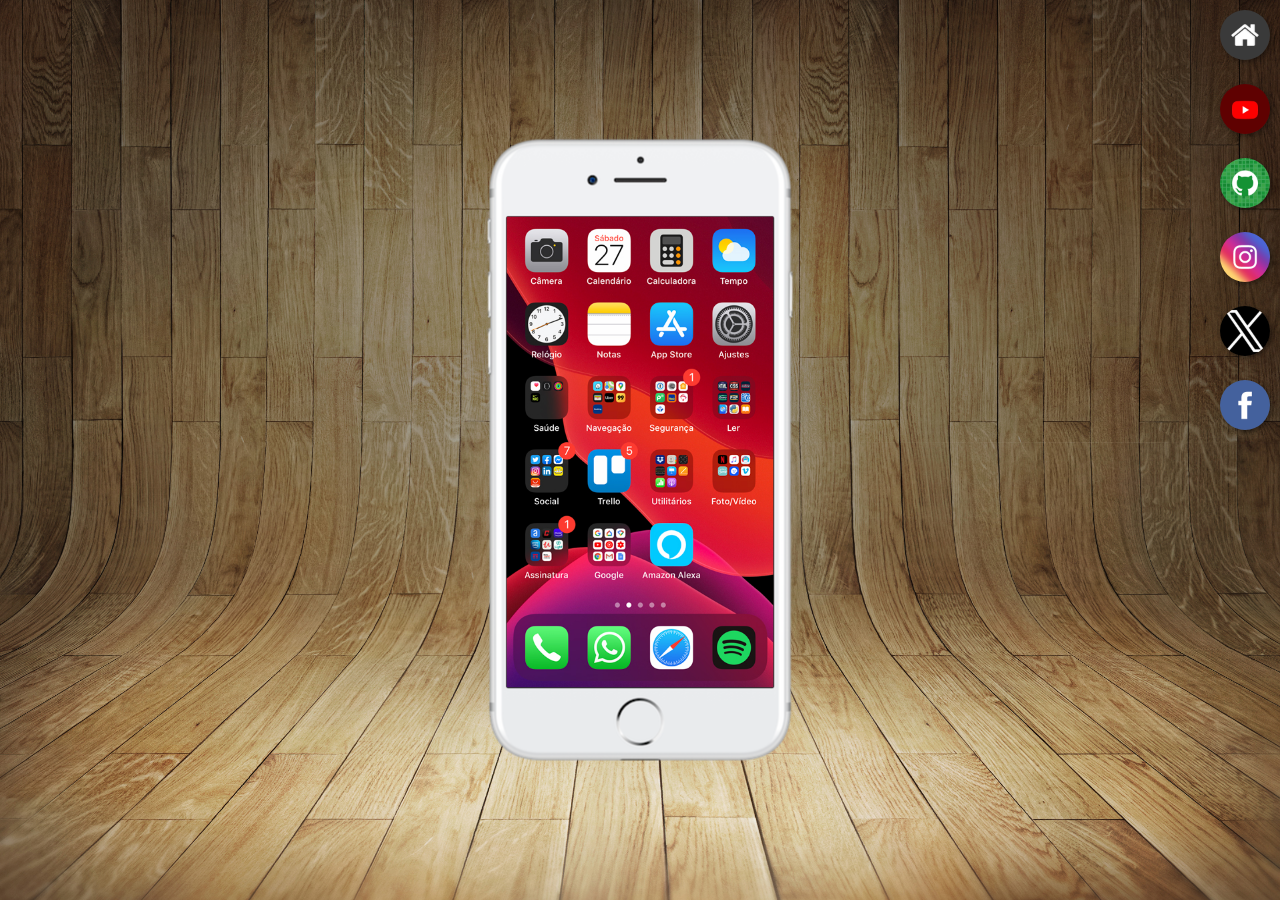
<file: index.html>
<!DOCTYPE html>
<html lang="pt-br">
<head>
    <meta charset="UTF-8">
    <meta name="viewport" content="width=device-width, initial-scale=1.0">
    <title>Projeto Redes Sociais</title>
    <link rel="shortcut icon" href="favicon.ico">
    <link rel="stylesheet" href="estilos/style.css">
</head>
<body>
    <main>
        <section id="telefone">
            <iframe name="tela" id="tela" src="home.html" frameborder="0">
                Seu navegador não é compatível com isso.
            </iframe>
        </section>
        <section id="redes-sociais">
            <a href="home.html" target="tela"><img src="imagens/logo-home.jpg" alt="Home"></a><br>
            <a href="youtube.html" target="tela"><img src="imagens/logo-youtube.jpg" alt="Youtube"></a><br>
            <a href="github.html" target="tela"><img src="imagens/logo-github.jpg" alt="Github"></a><br>
            <a href="instagram.html" target="tela"><img src="imagens/logo-instagram.jpg" alt="Instagram"></a><br>
            <a href="twitter.html" target="tela"><img src="imagens/X-Twitter-Icon-300x300-1-150x150.jpg" alt="X"></a><br>
            <a href="facebook.html" target="tela"><img src="imagens/logo-facebook.jpg" alt="Facebook"></a>

        </section>
    </main>
    
</body>
</html>
</file>
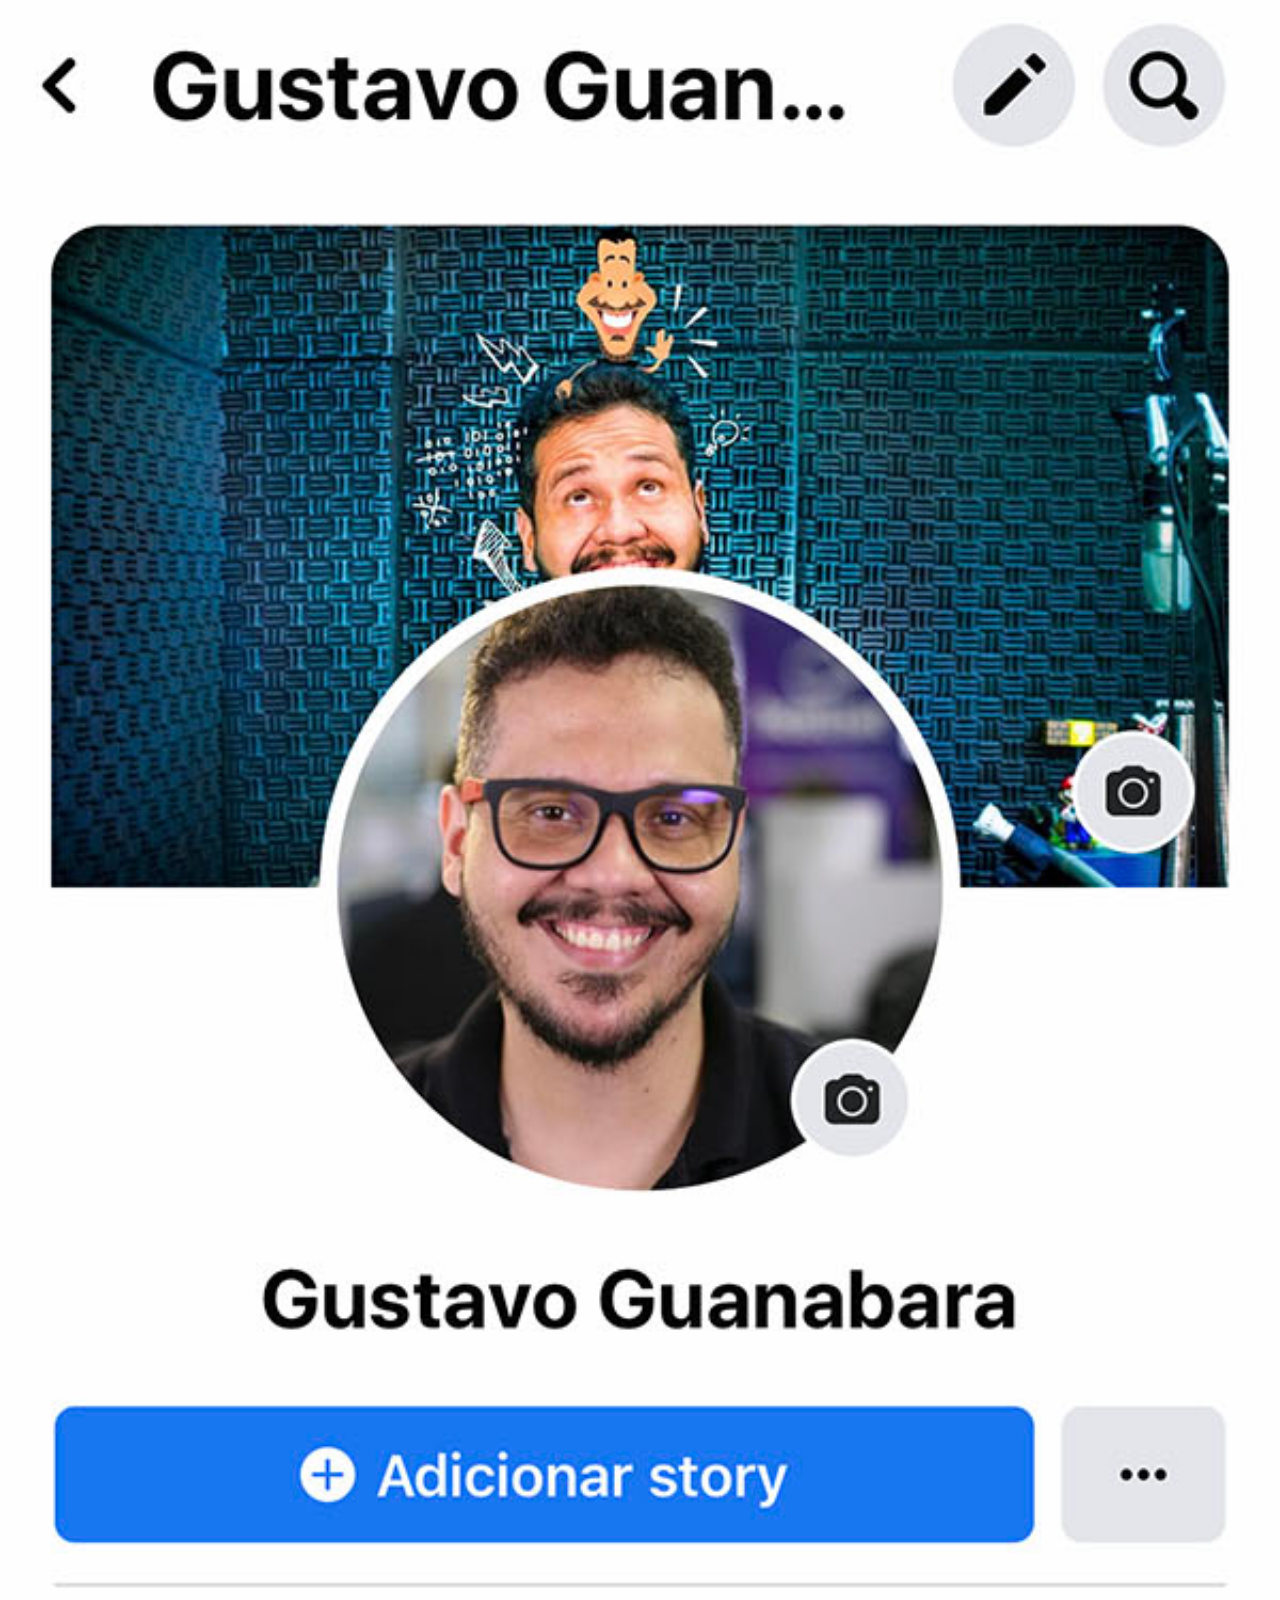
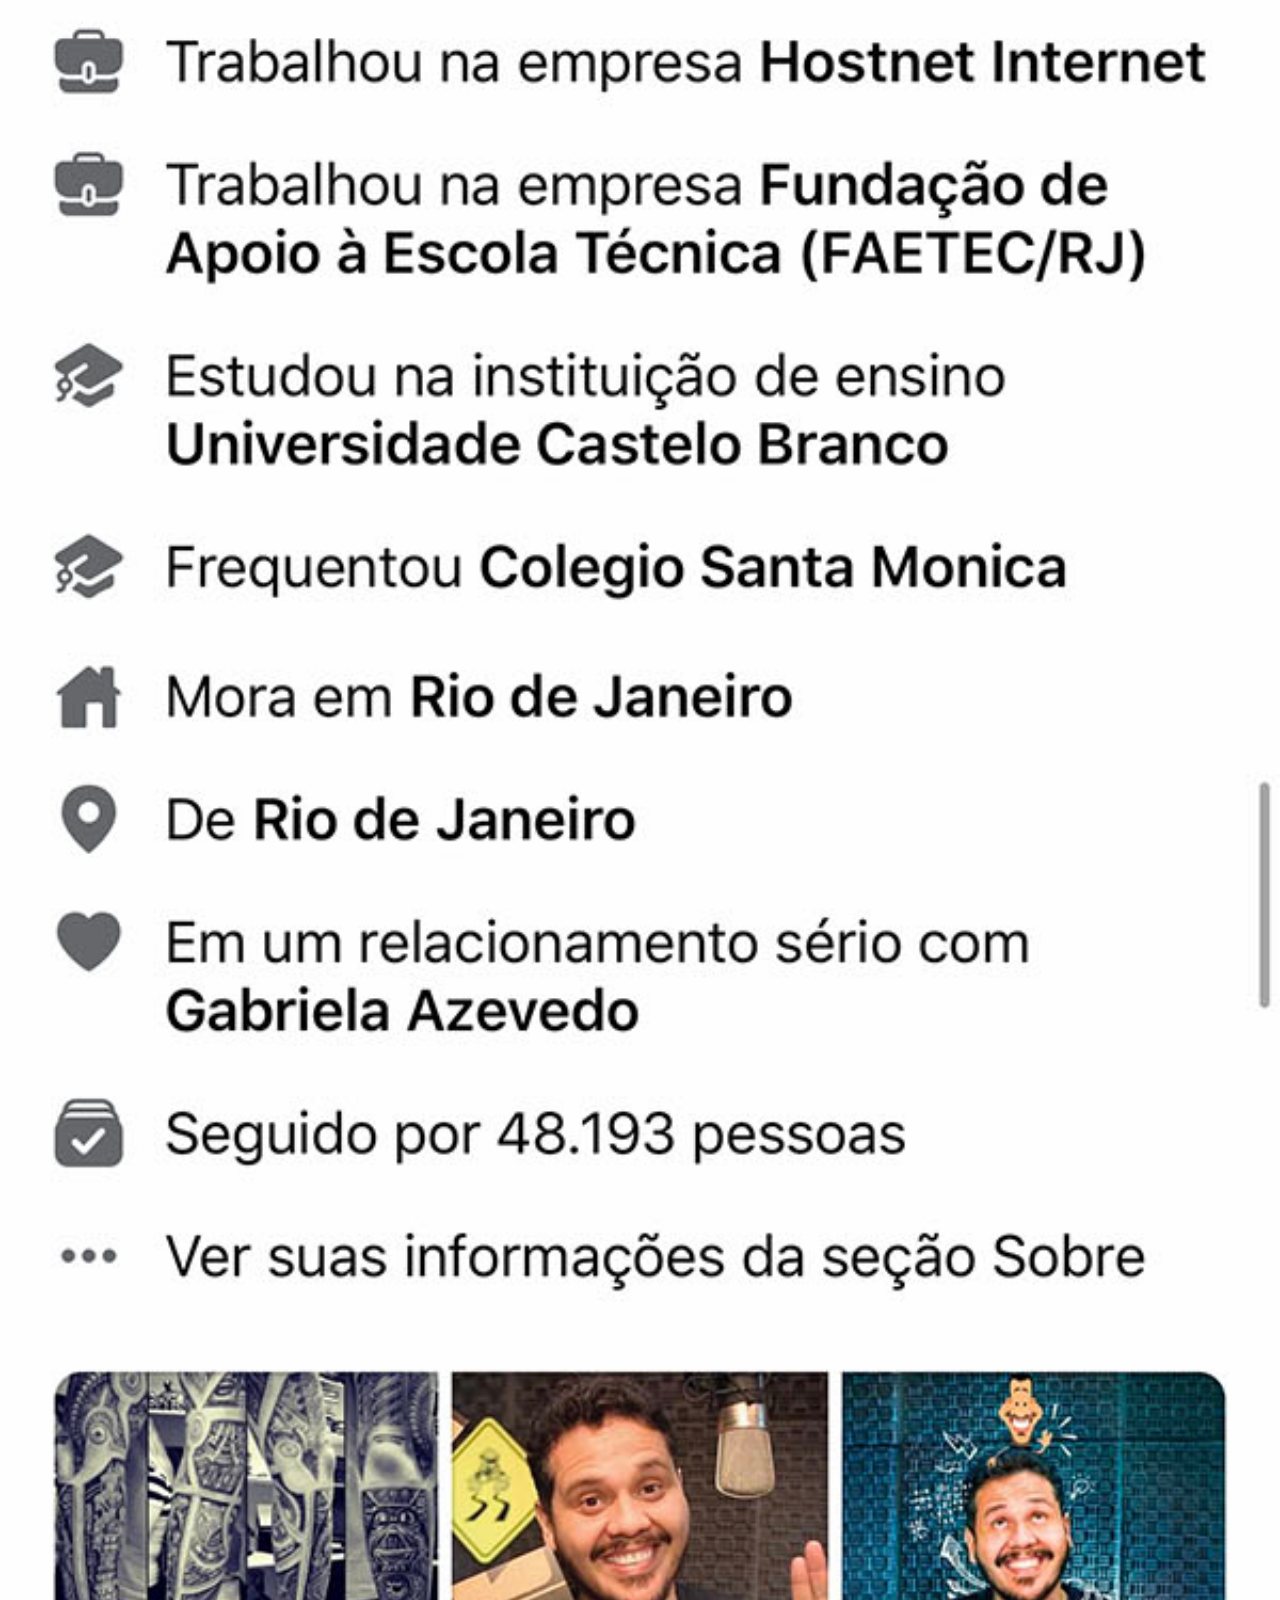
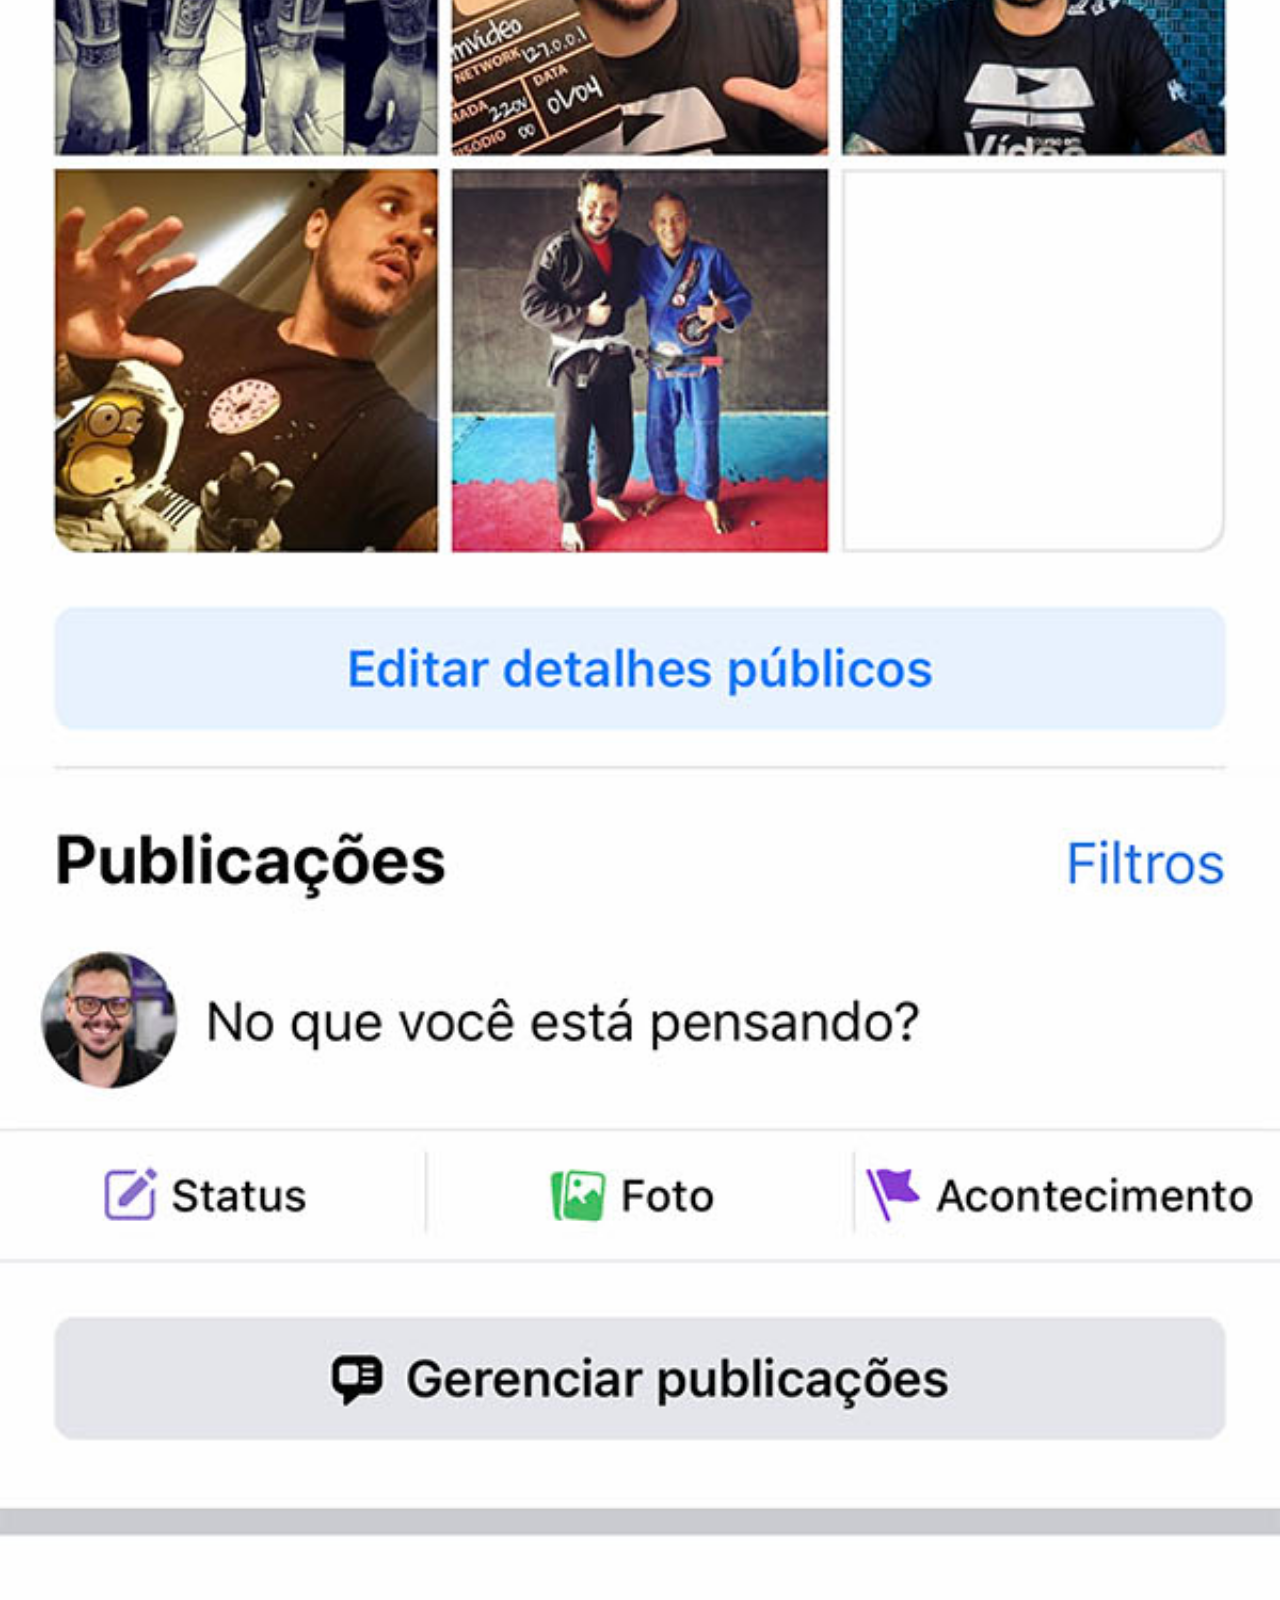
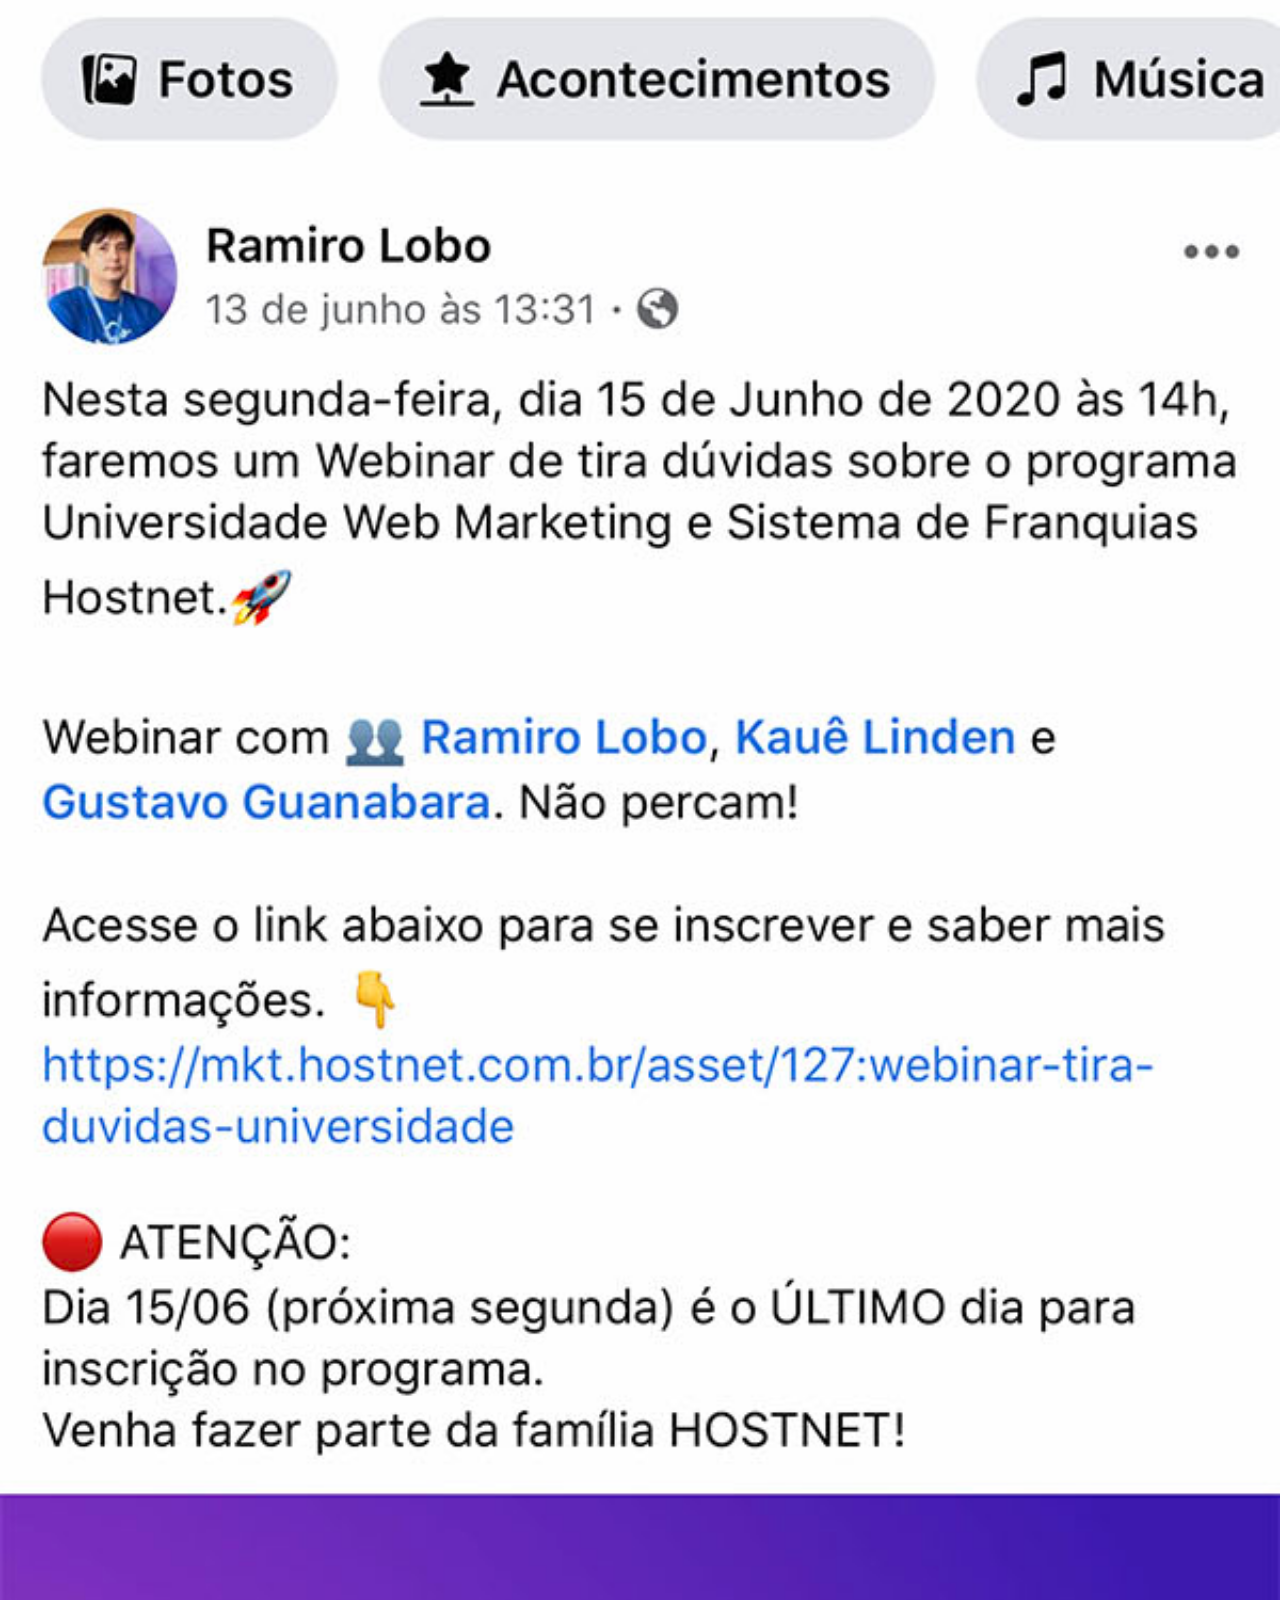
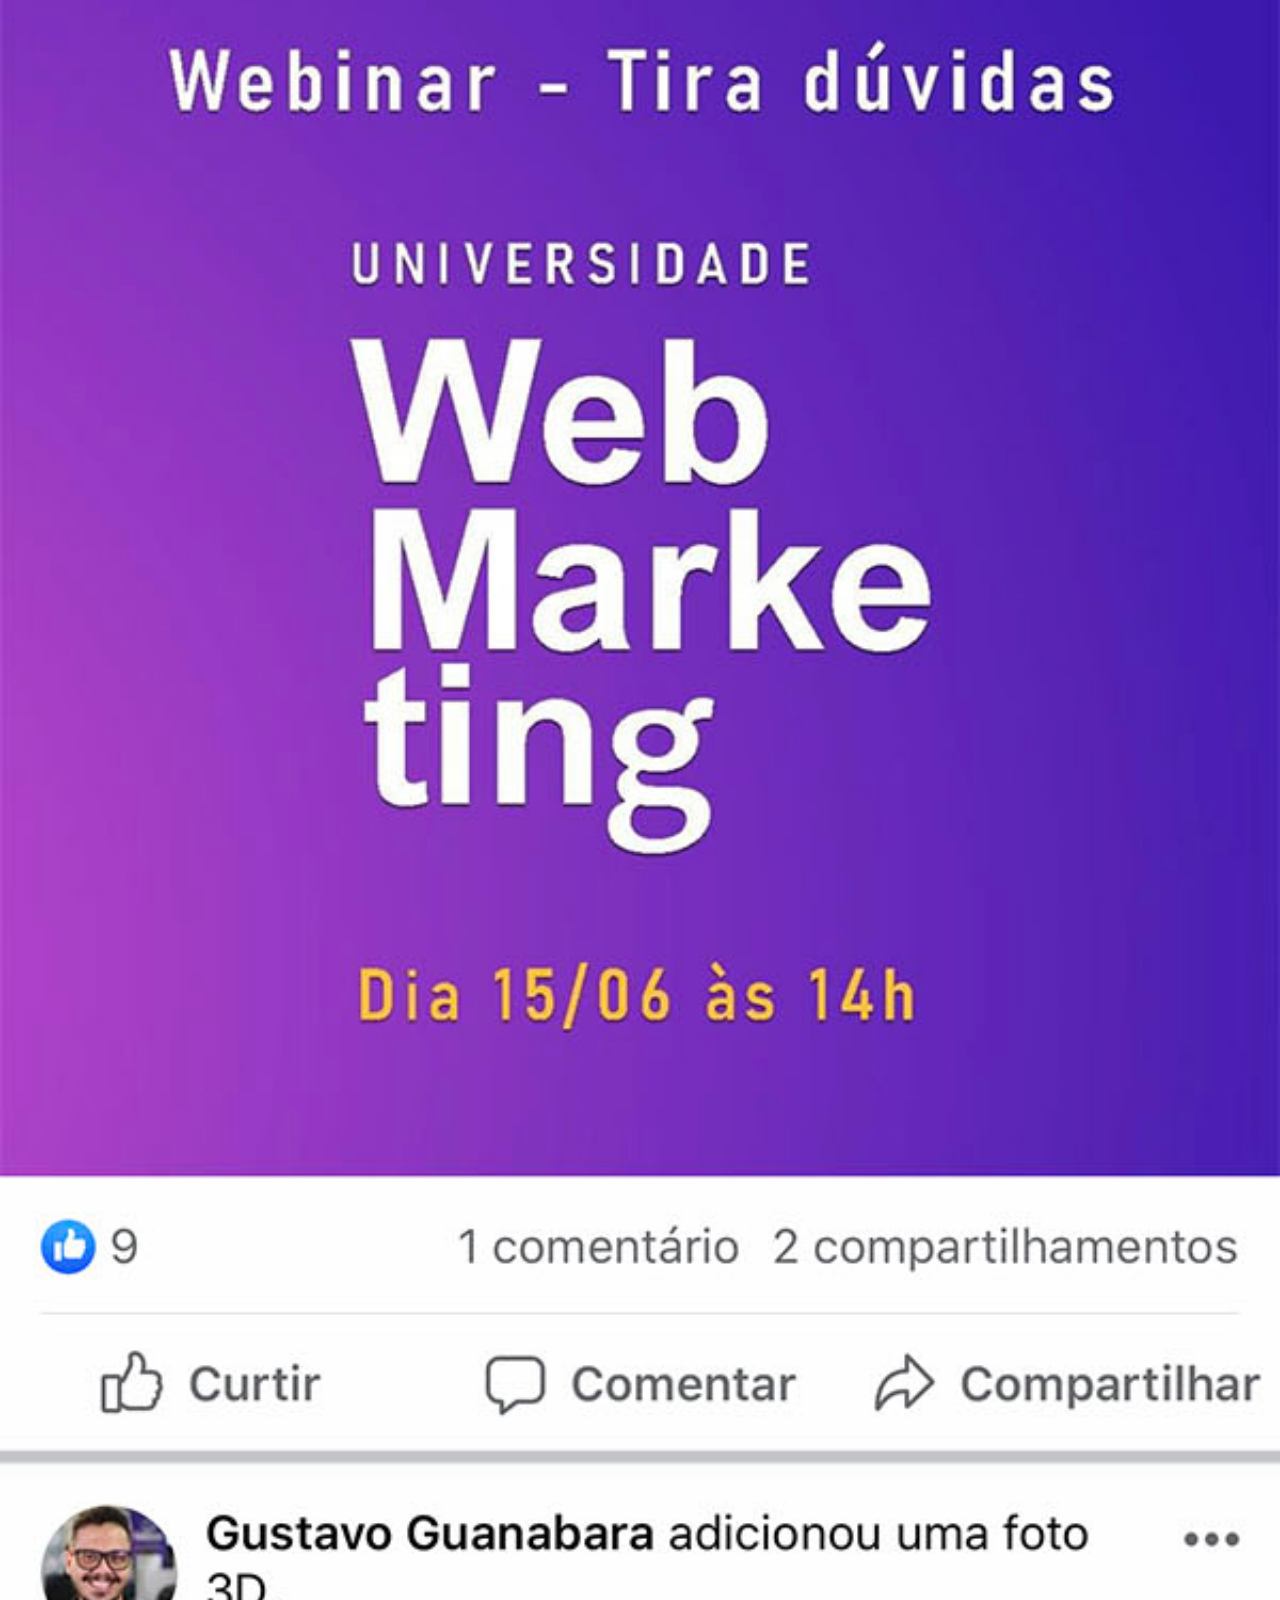
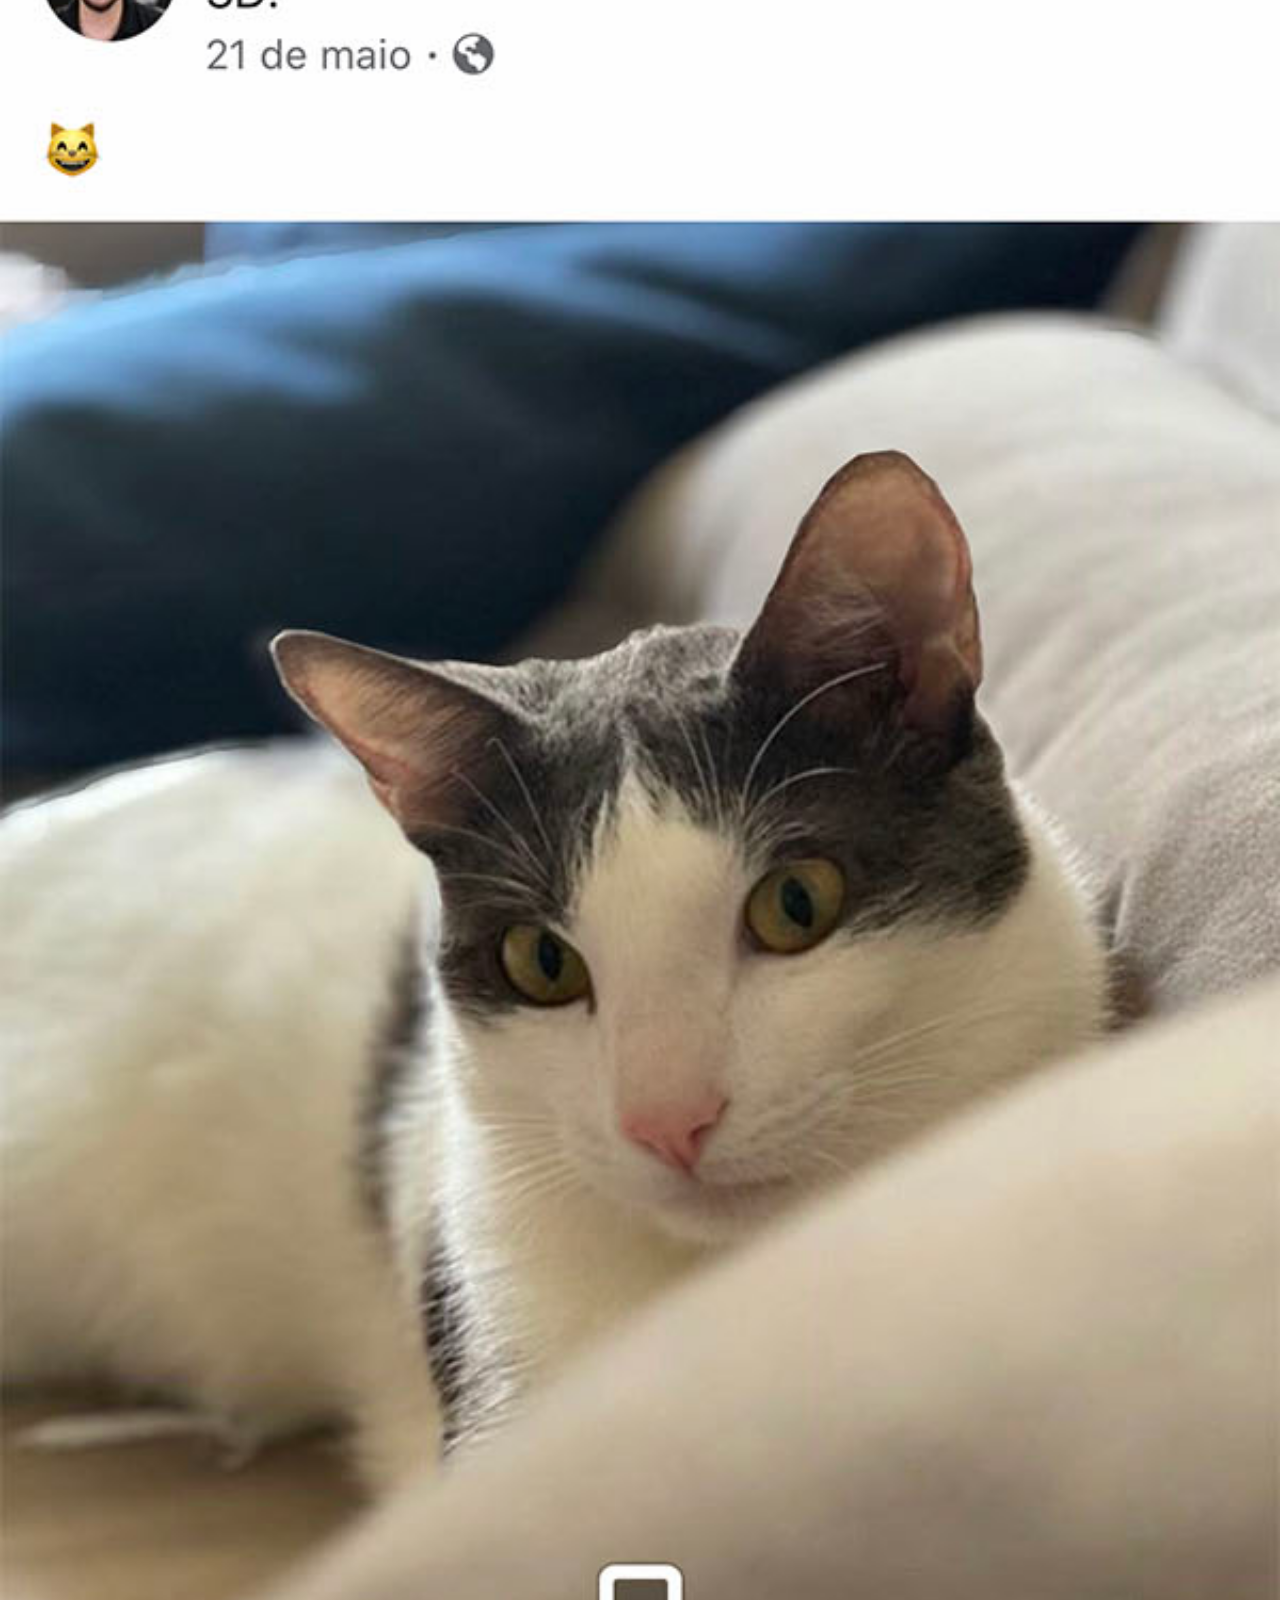
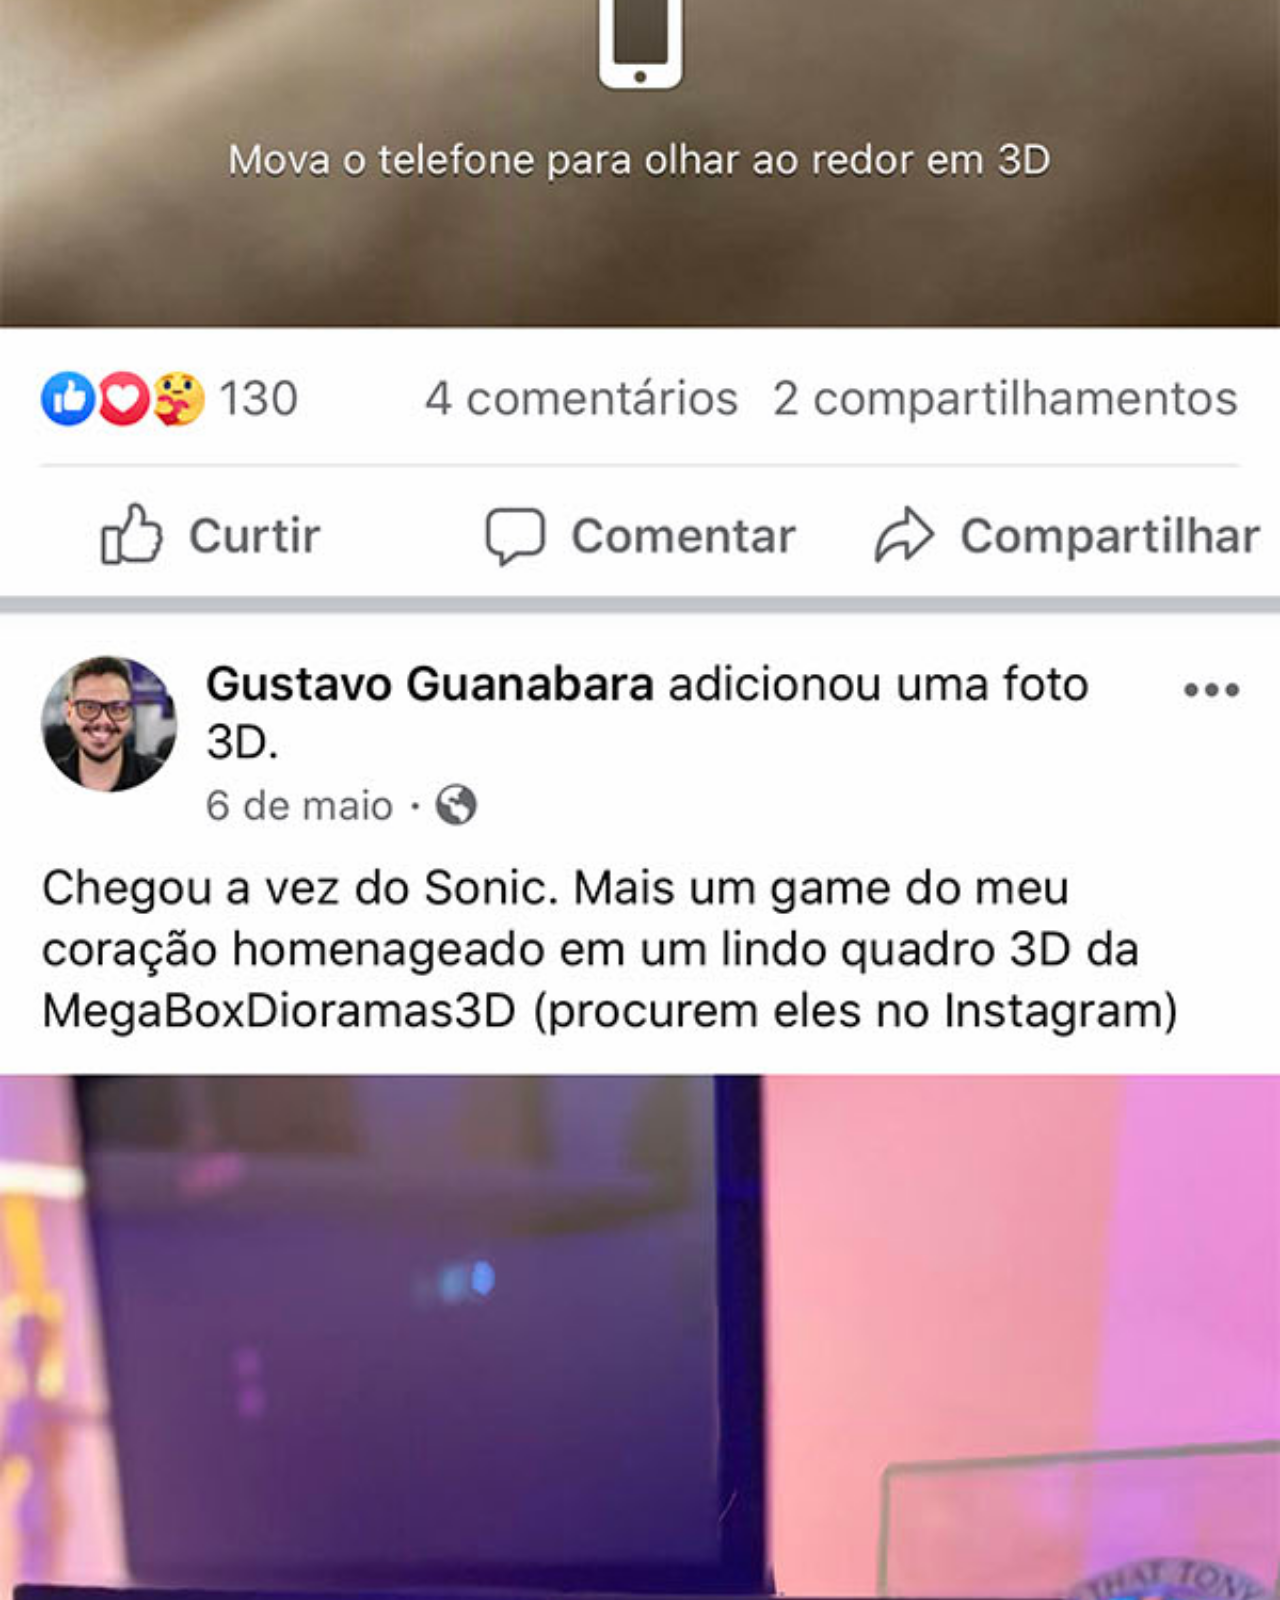
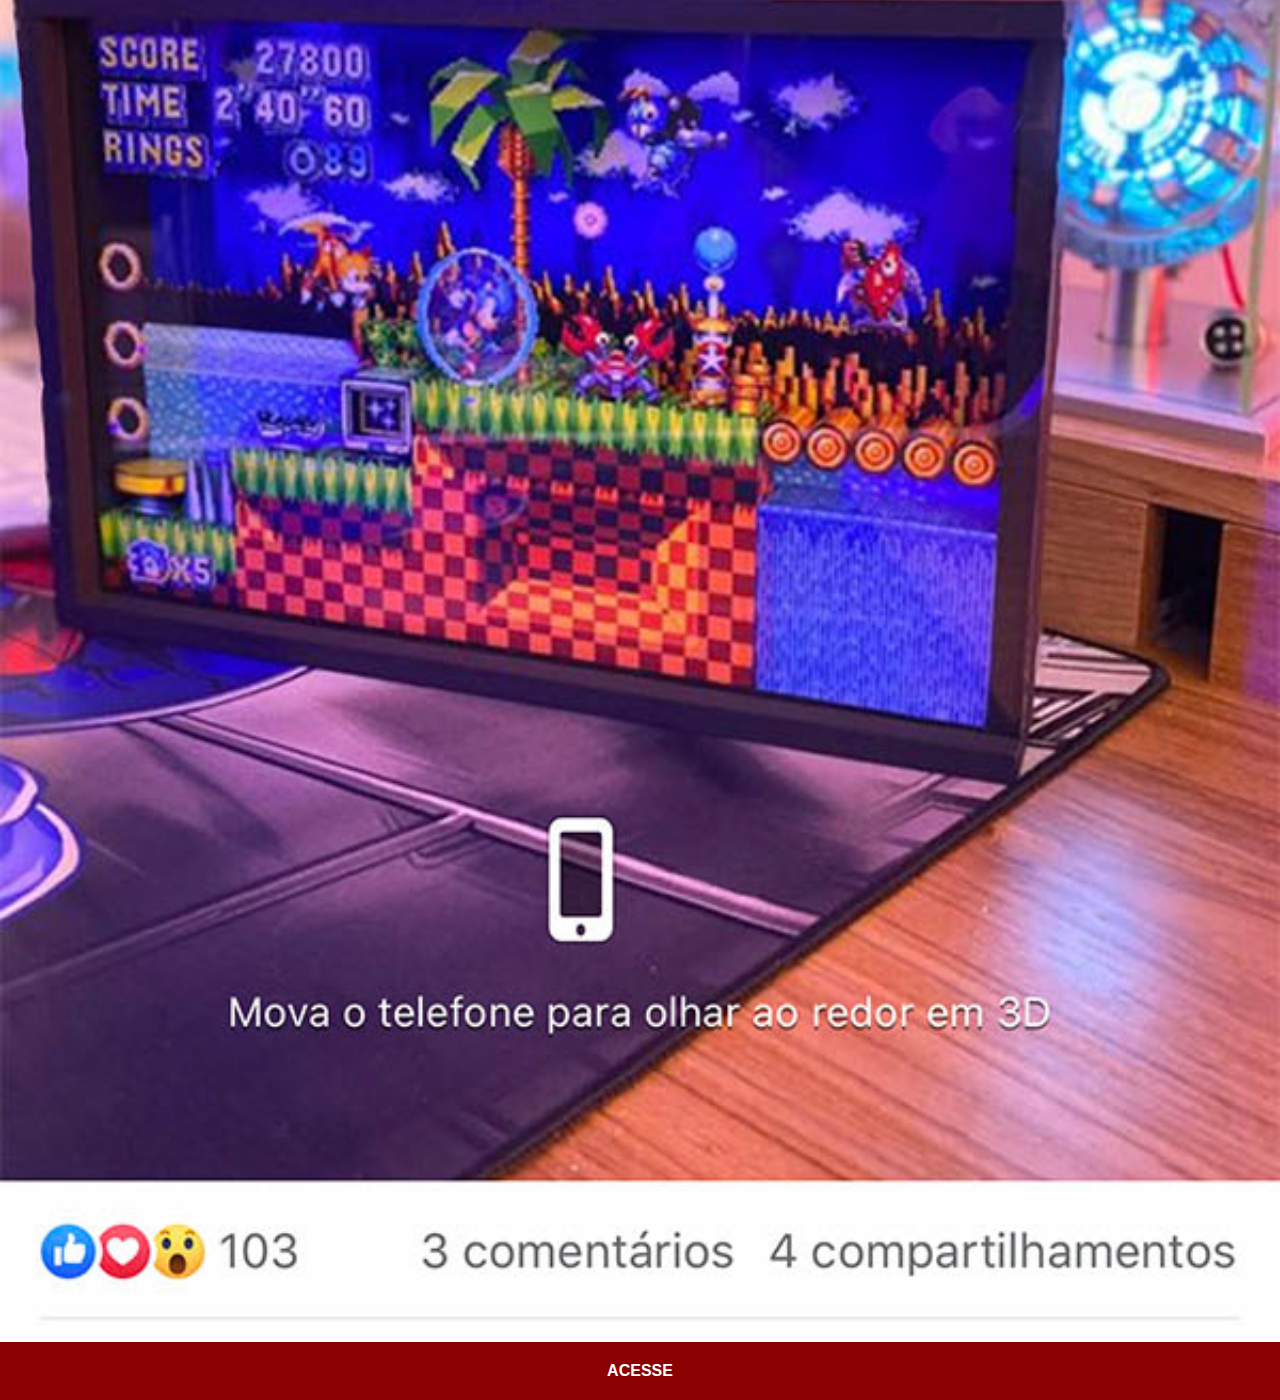
<file: facebook.html>
<!DOCTYPE html>
<html lang="pt-br">
<head>
    <meta charset="UTF-8">
    <meta name="viewport" content="width=device-width, initial-scale=1.0">
    <title>Facebook</title>
    <link rel="stylesheet" href="estilos/social.css">
</head>
<body>
    <img src="imagens/tela-facebook.jpg" alt="Facebook">
    <a href="https://www.facebook.com/gustavoguanabara/?locale=pt_BR" target="_blank">ACESSE</a>
</body>
</html>
</file>
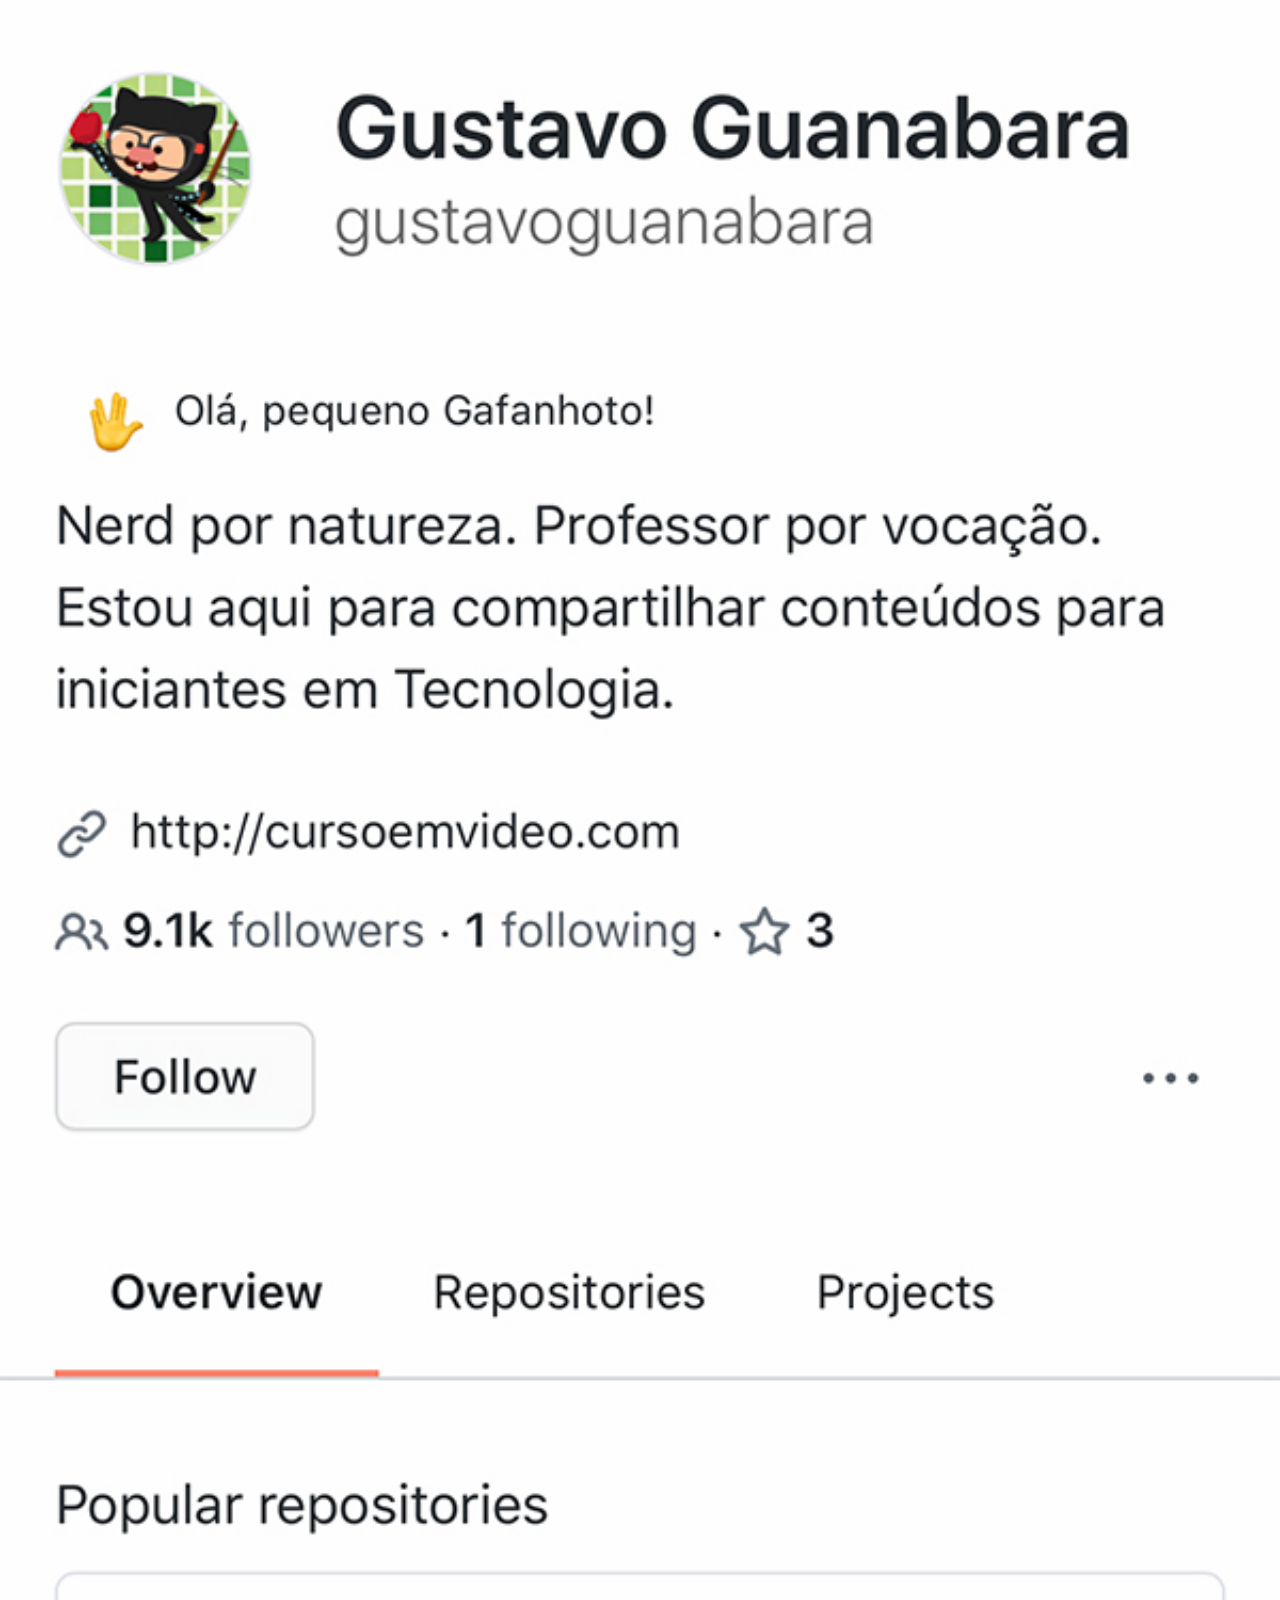
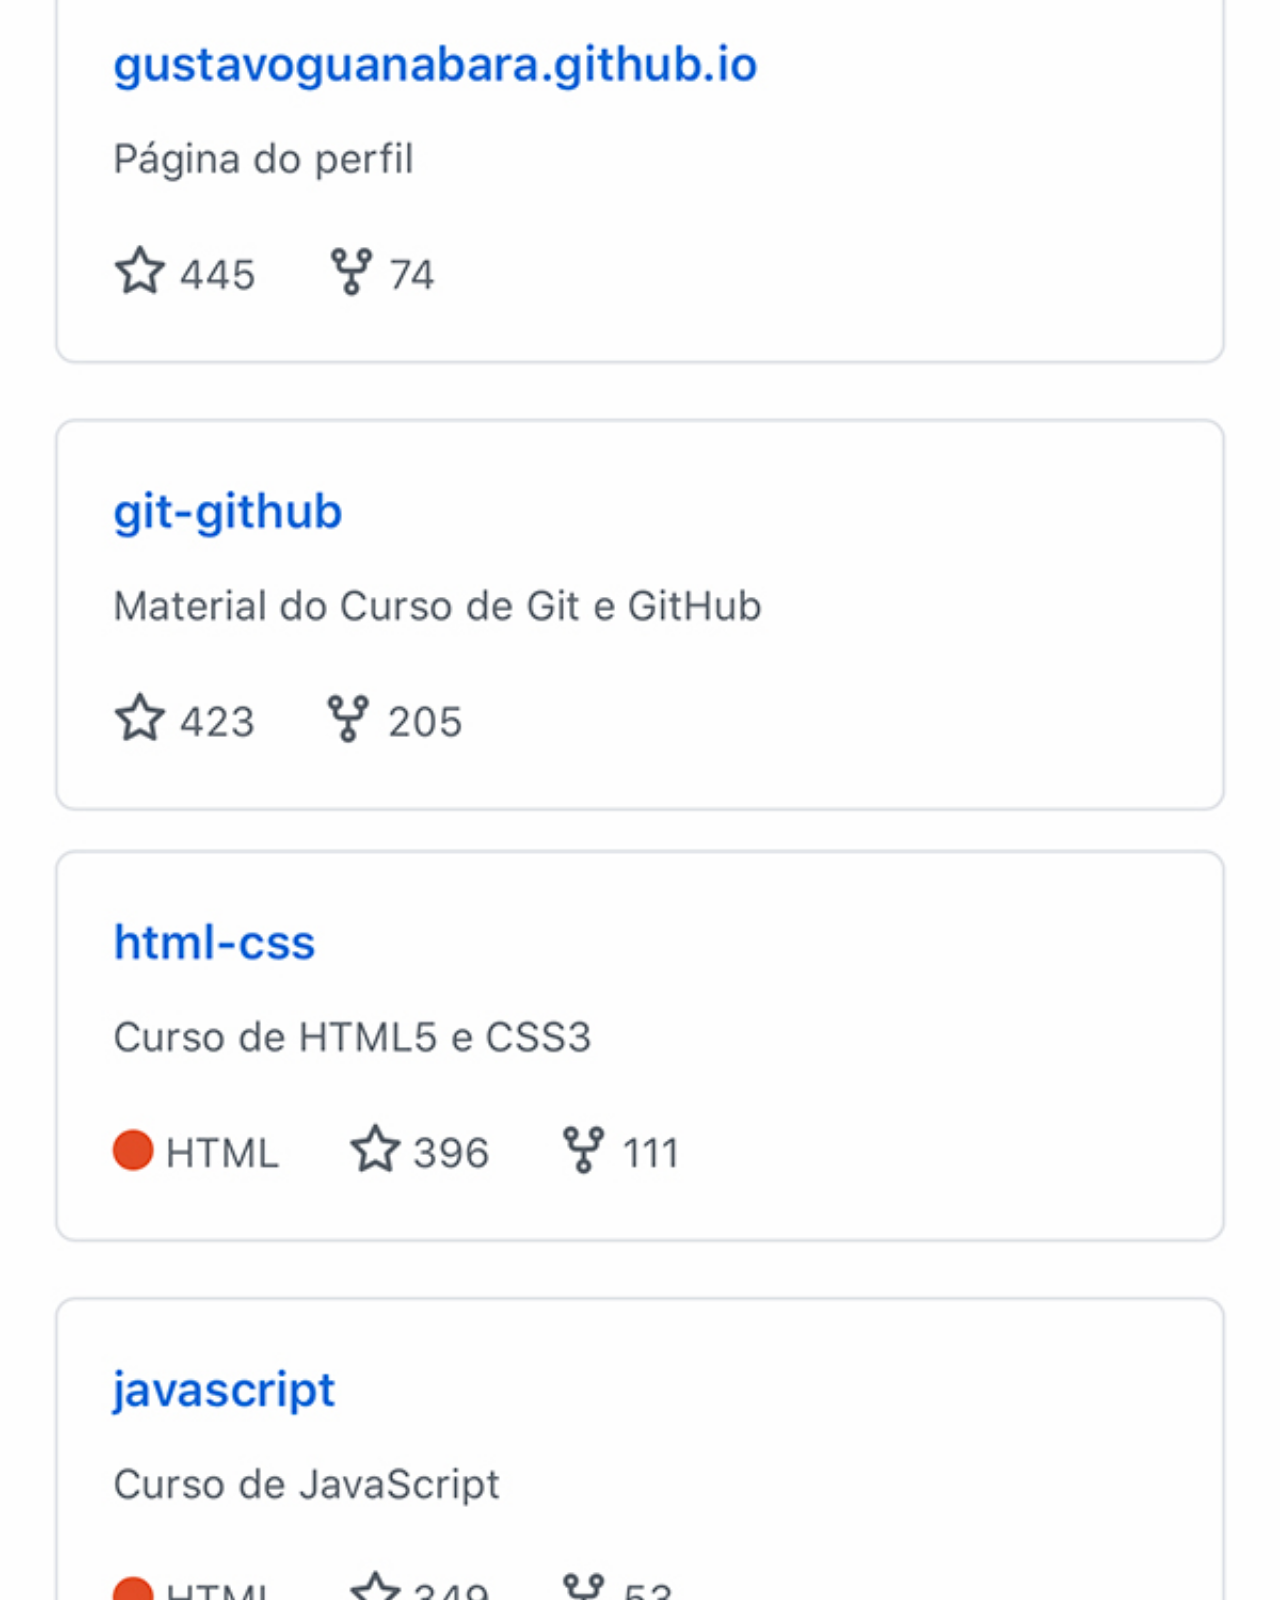
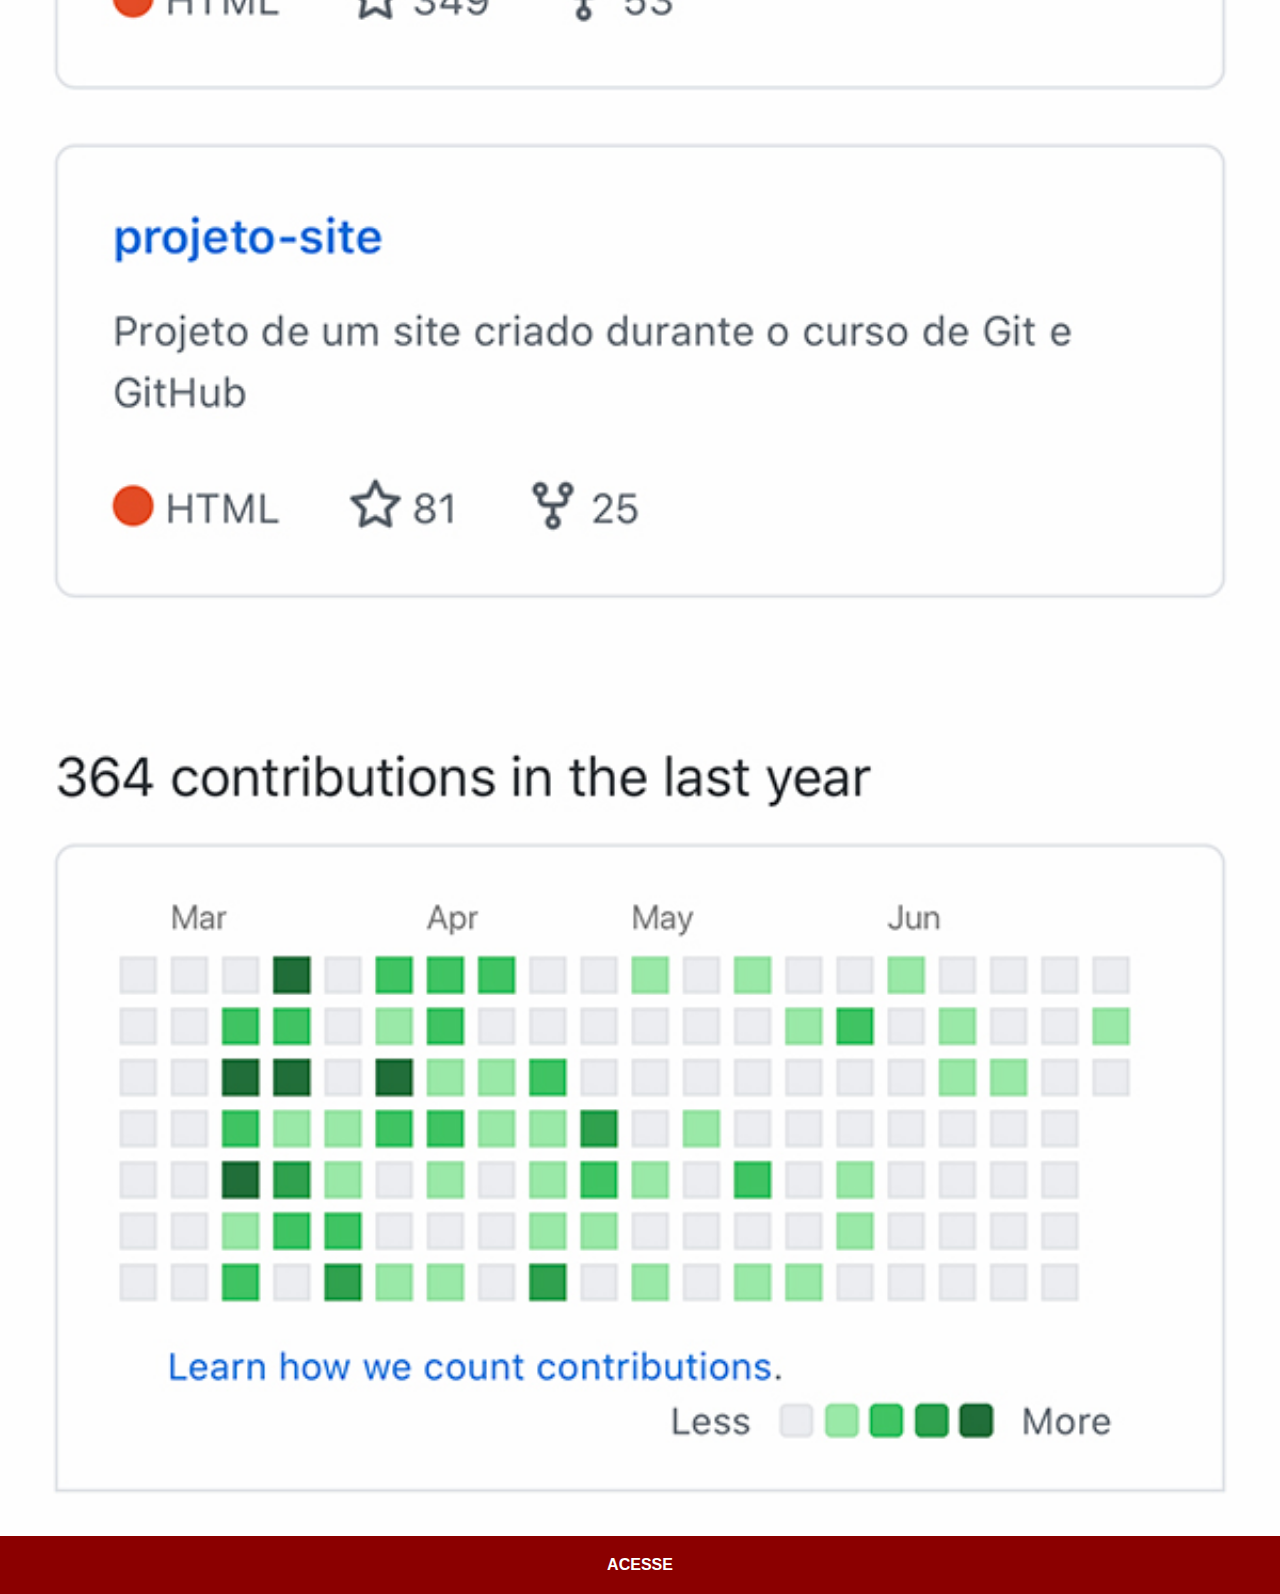
<file: github.html>
<!DOCTYPE html>
<html lang="pt-br">
<head>
    <meta charset="UTF-8">
    <meta name="viewport" content="width=device-width, initial-scale=1.0">
    <title>Github</title>
    <link rel="stylesheet" href="estilos/social.css">
</head>
<body>
    <img src="imagens/tela-github.jpg" alt="Github">
    <a href="https://github.com/gustavoguanabara" target="_blank">ACESSE</a>
</body>
</html>
</file>
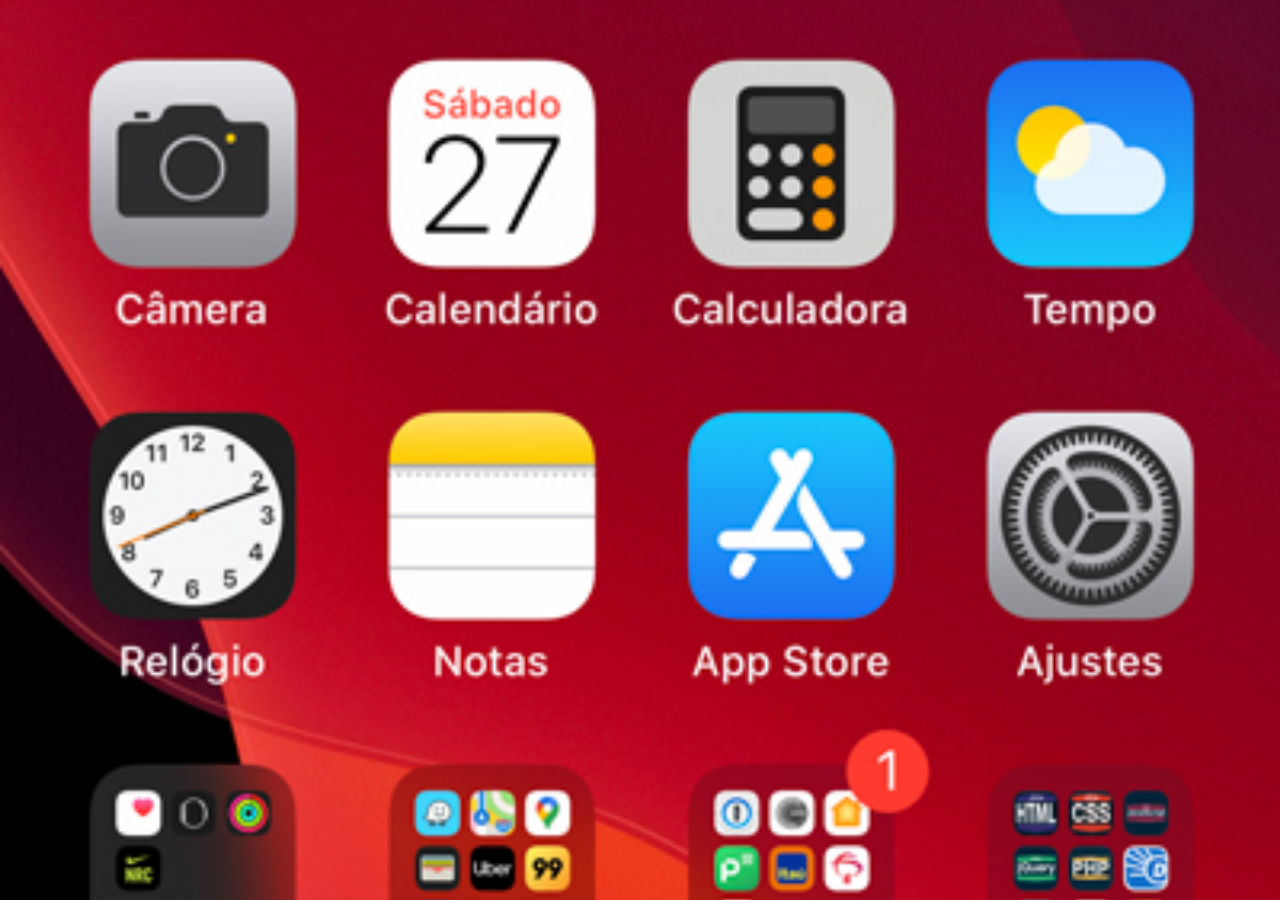
<file: home.html>
<!DOCTYPE html>
<html lang="pt-br">
<head>
    <meta charset="UTF-8">
    <meta name="viewport" content="width=device-width, initial-scale=1.0">
    <title>Home</title>
    <style>
        *{
            margin: 0px;
            padding: 0px;
        }
        body{
            width: 100vw;
            height: 100vh;
            background: black url(imagens/tela-home.jpg) no-repeat top center;
            background-size: cover;
        }
    </style>
</head>
<body>
    
</body>
</html>
</file>
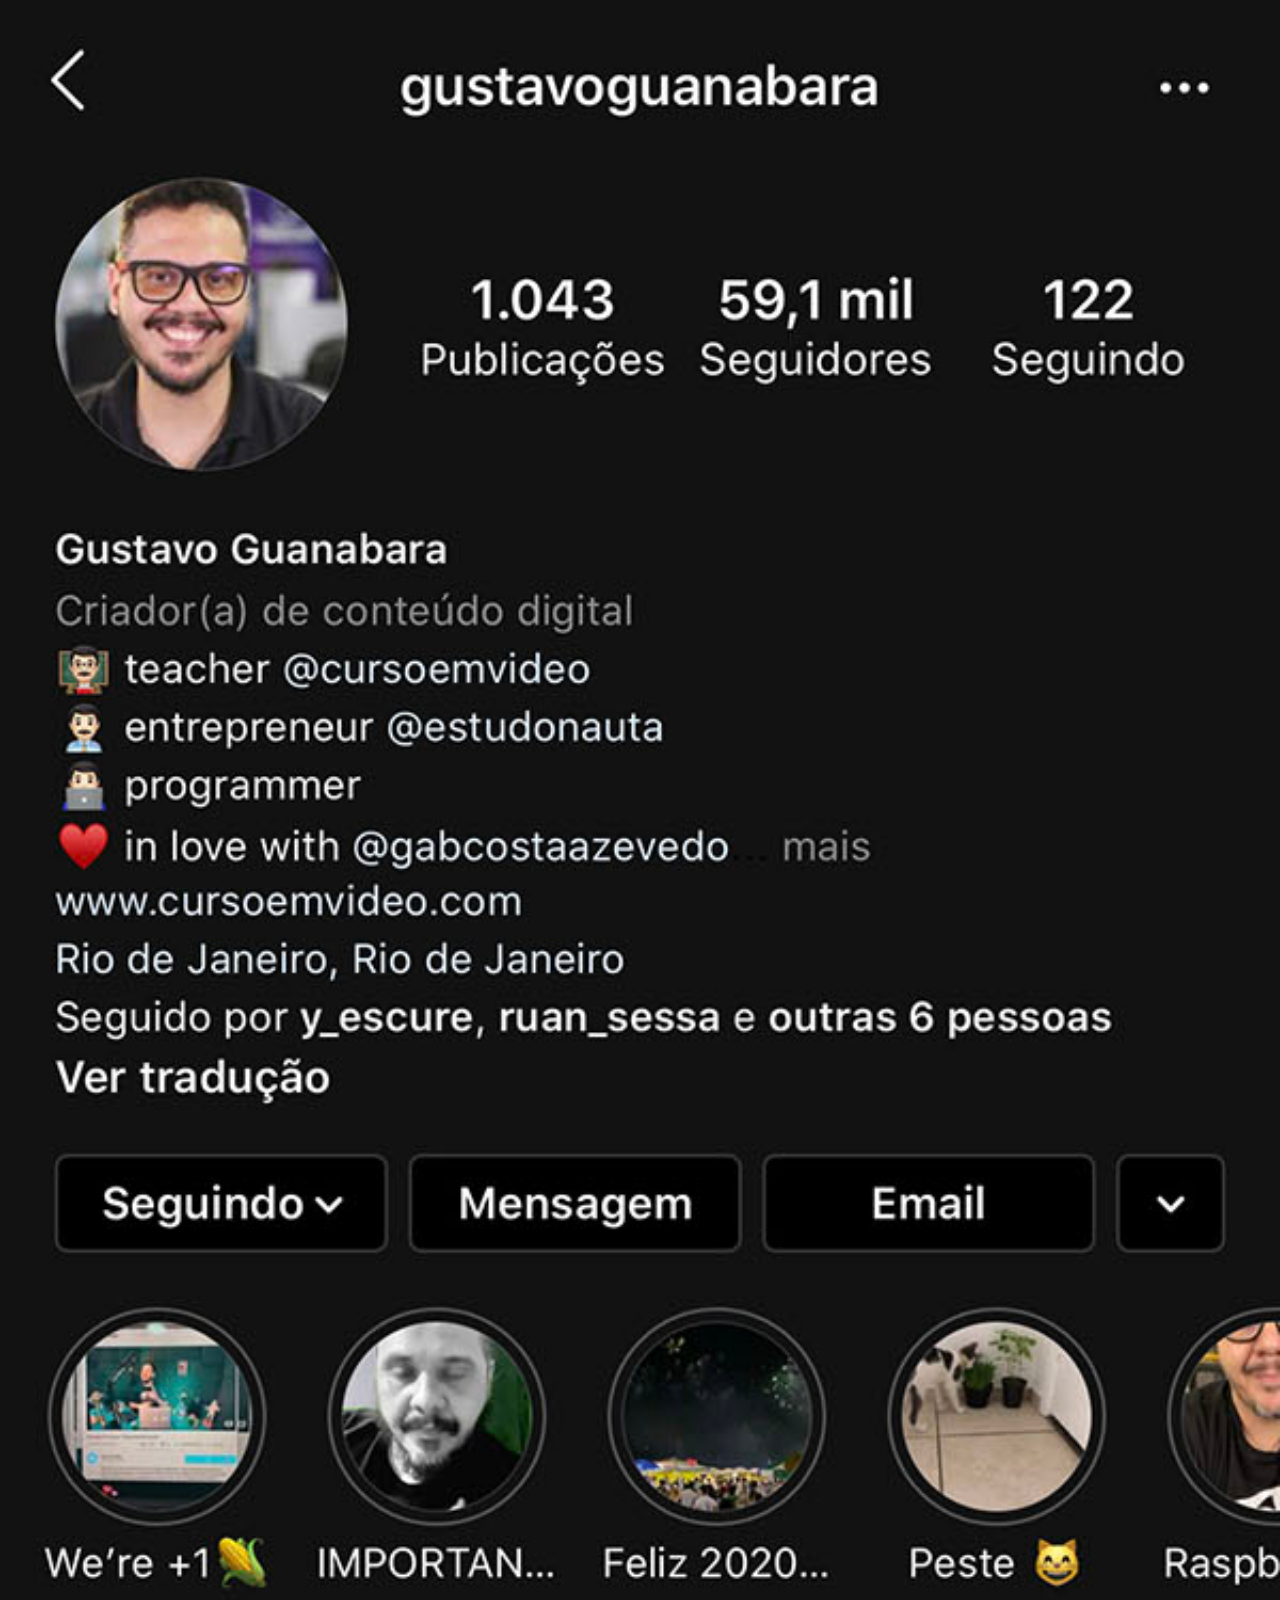
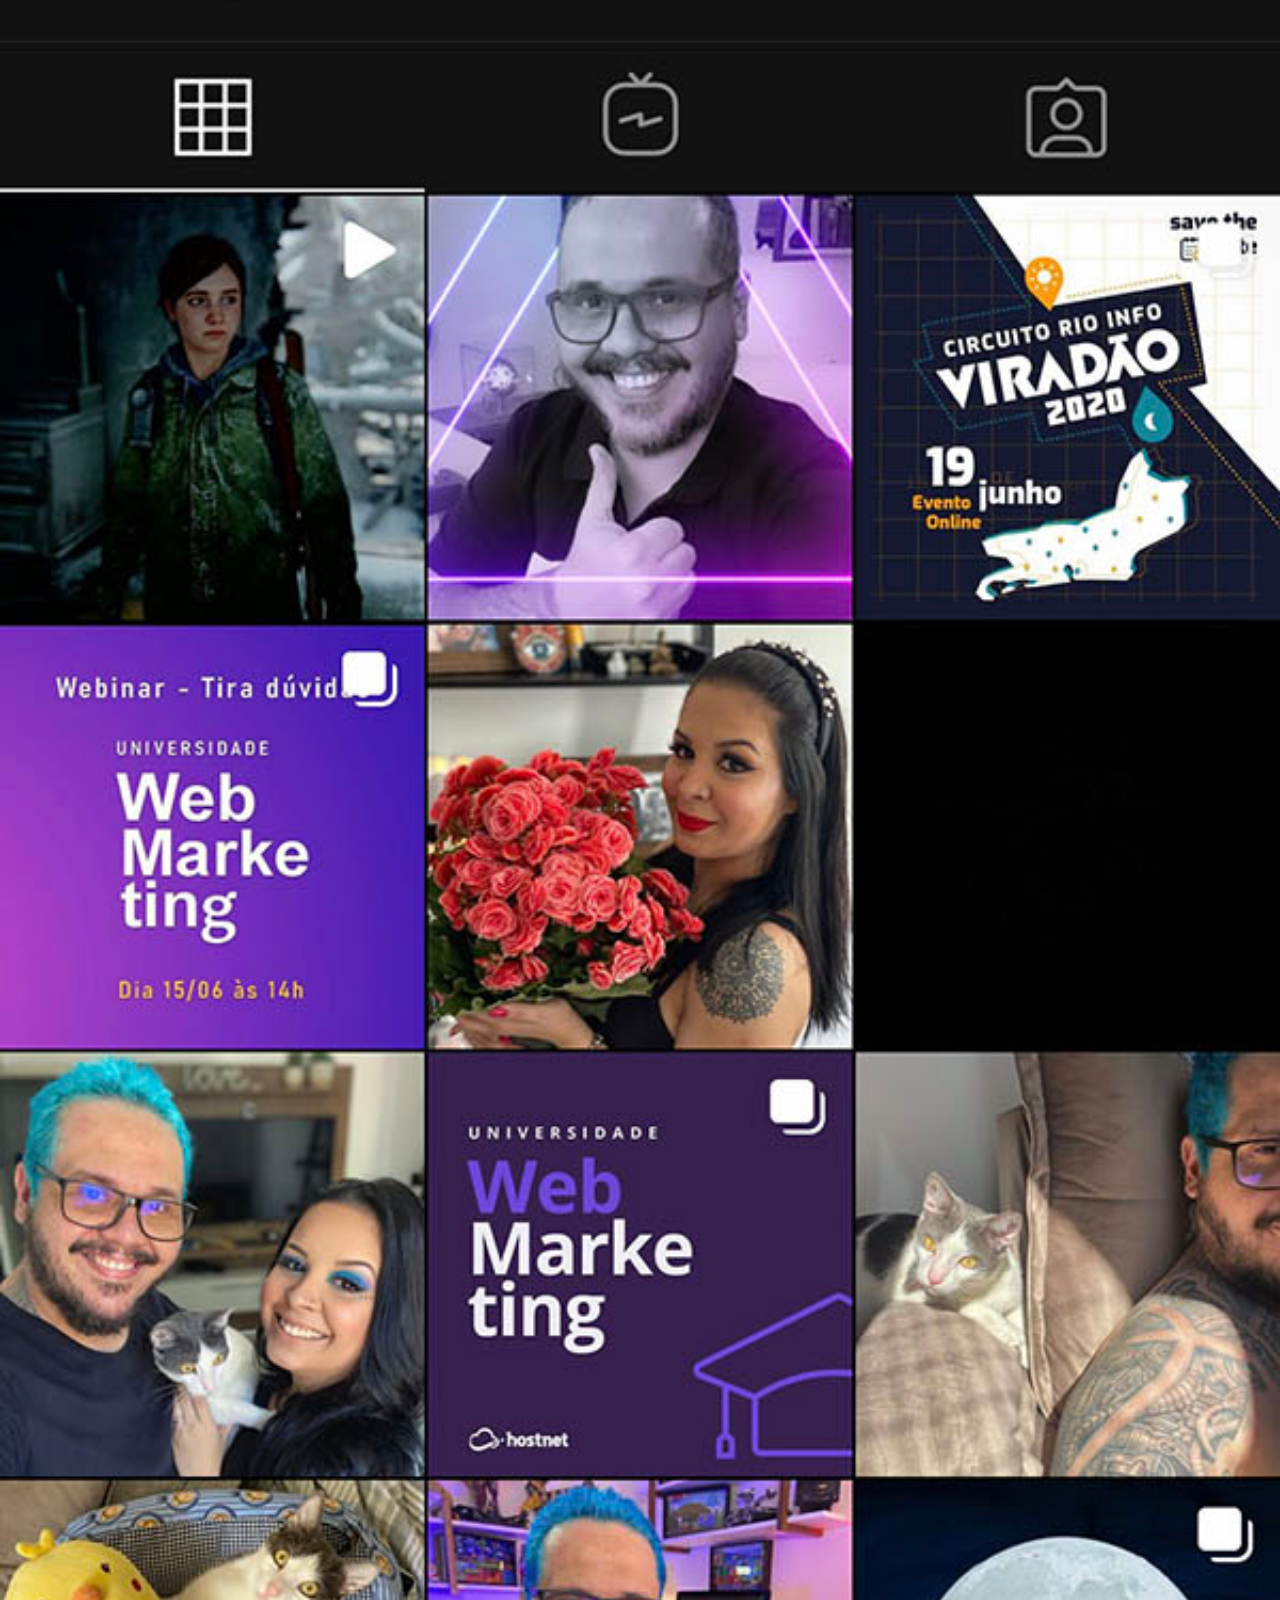
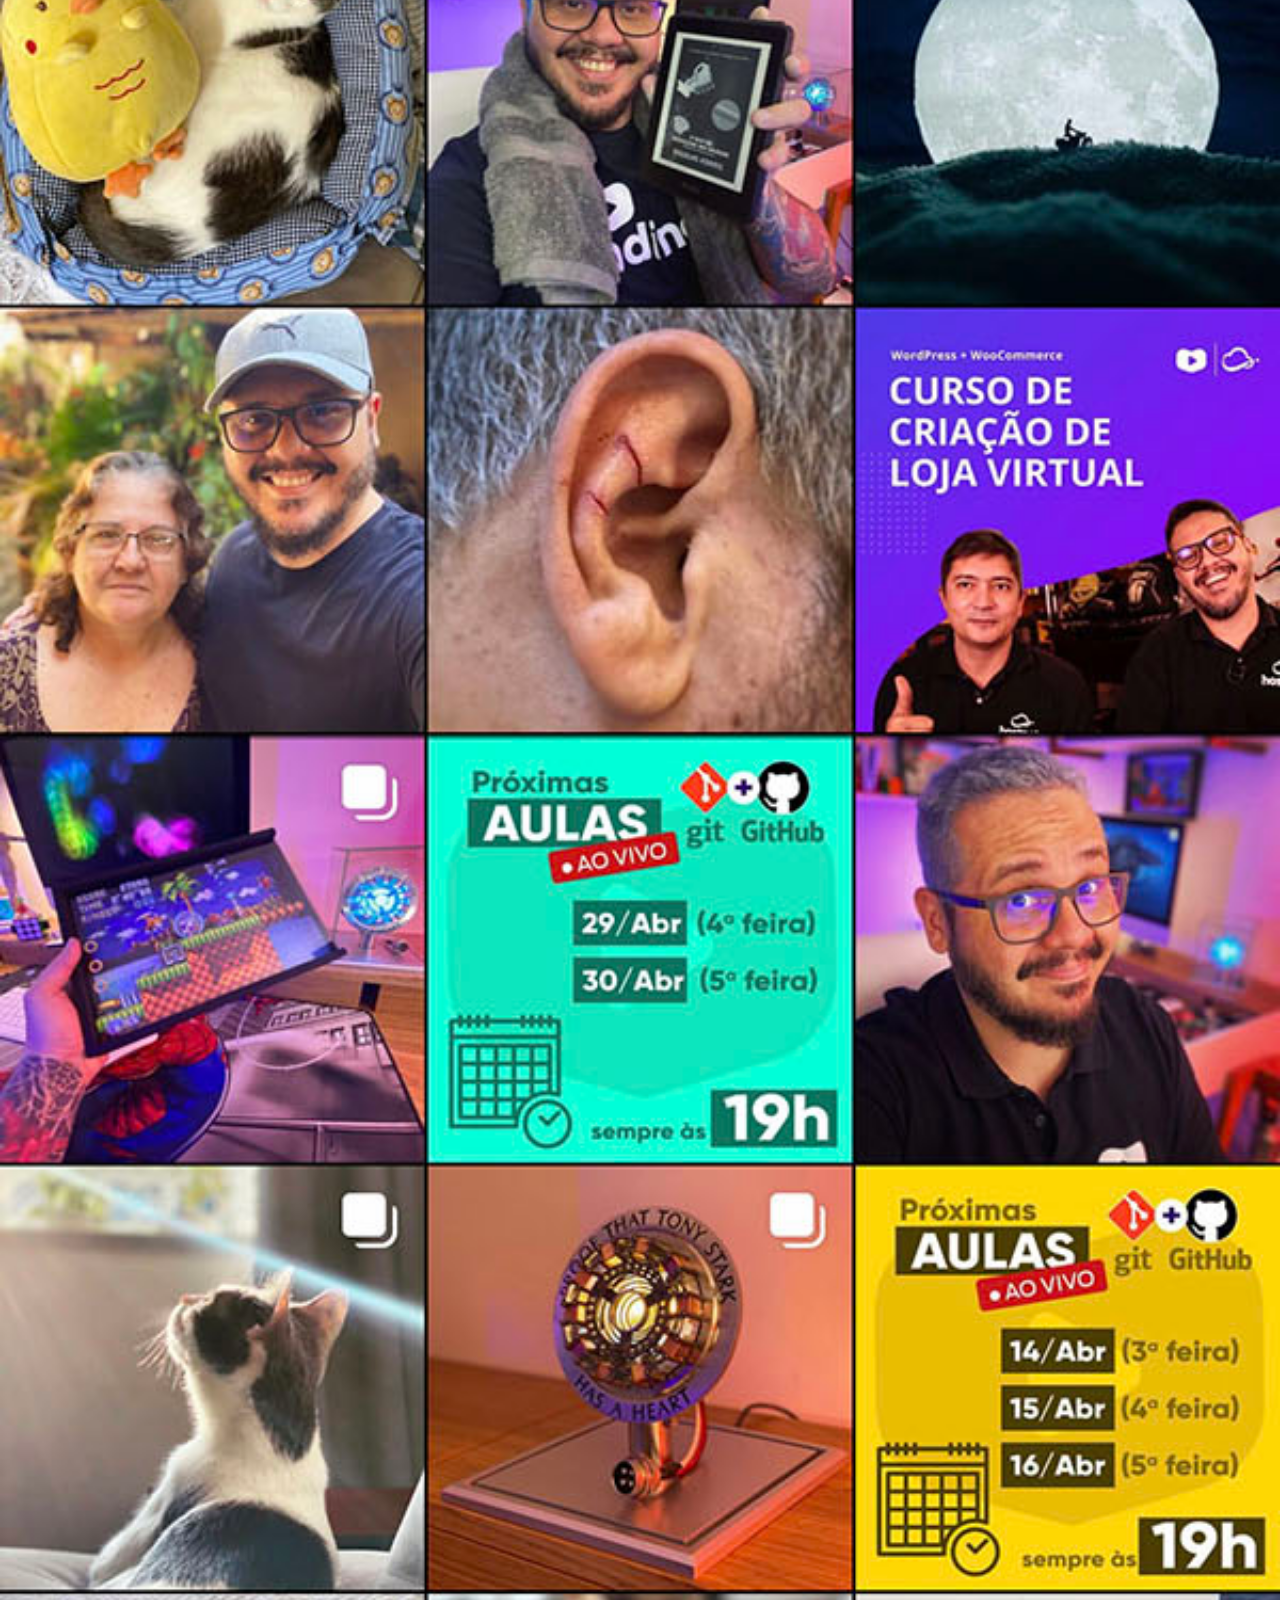
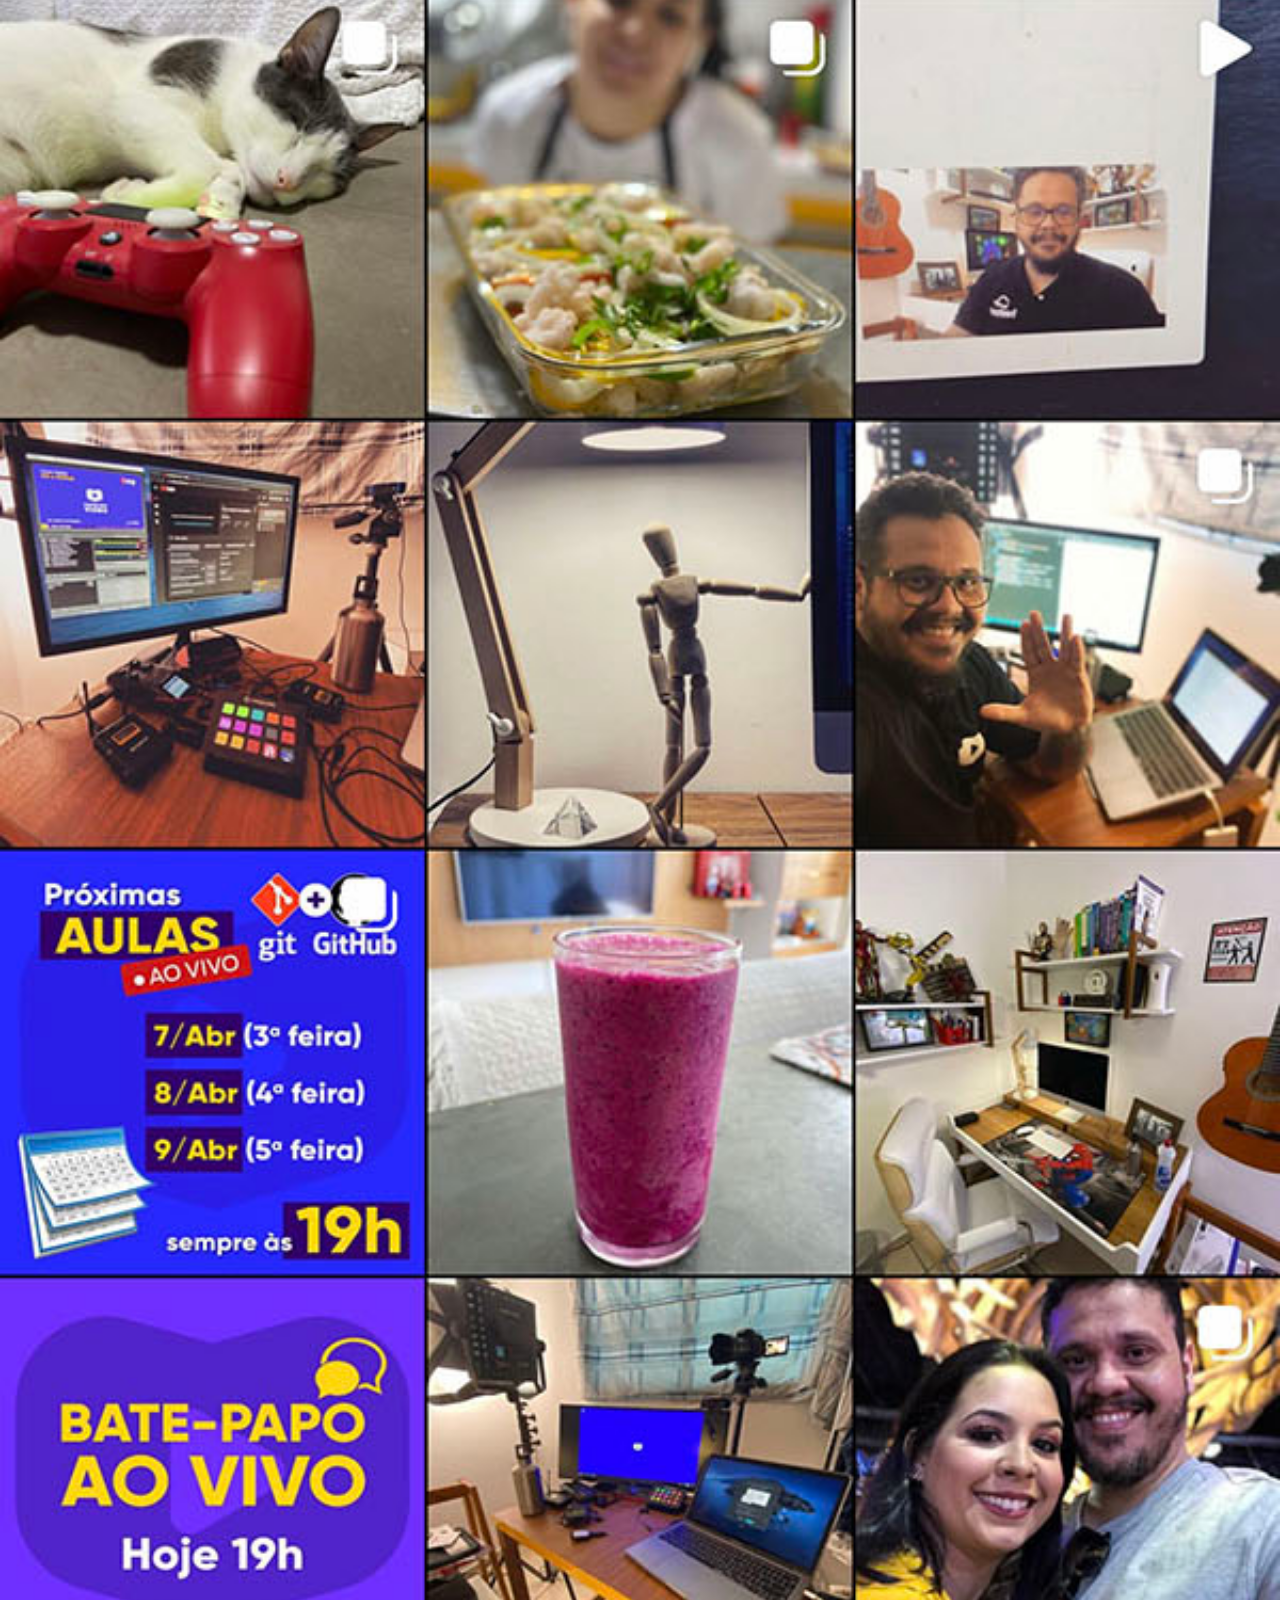
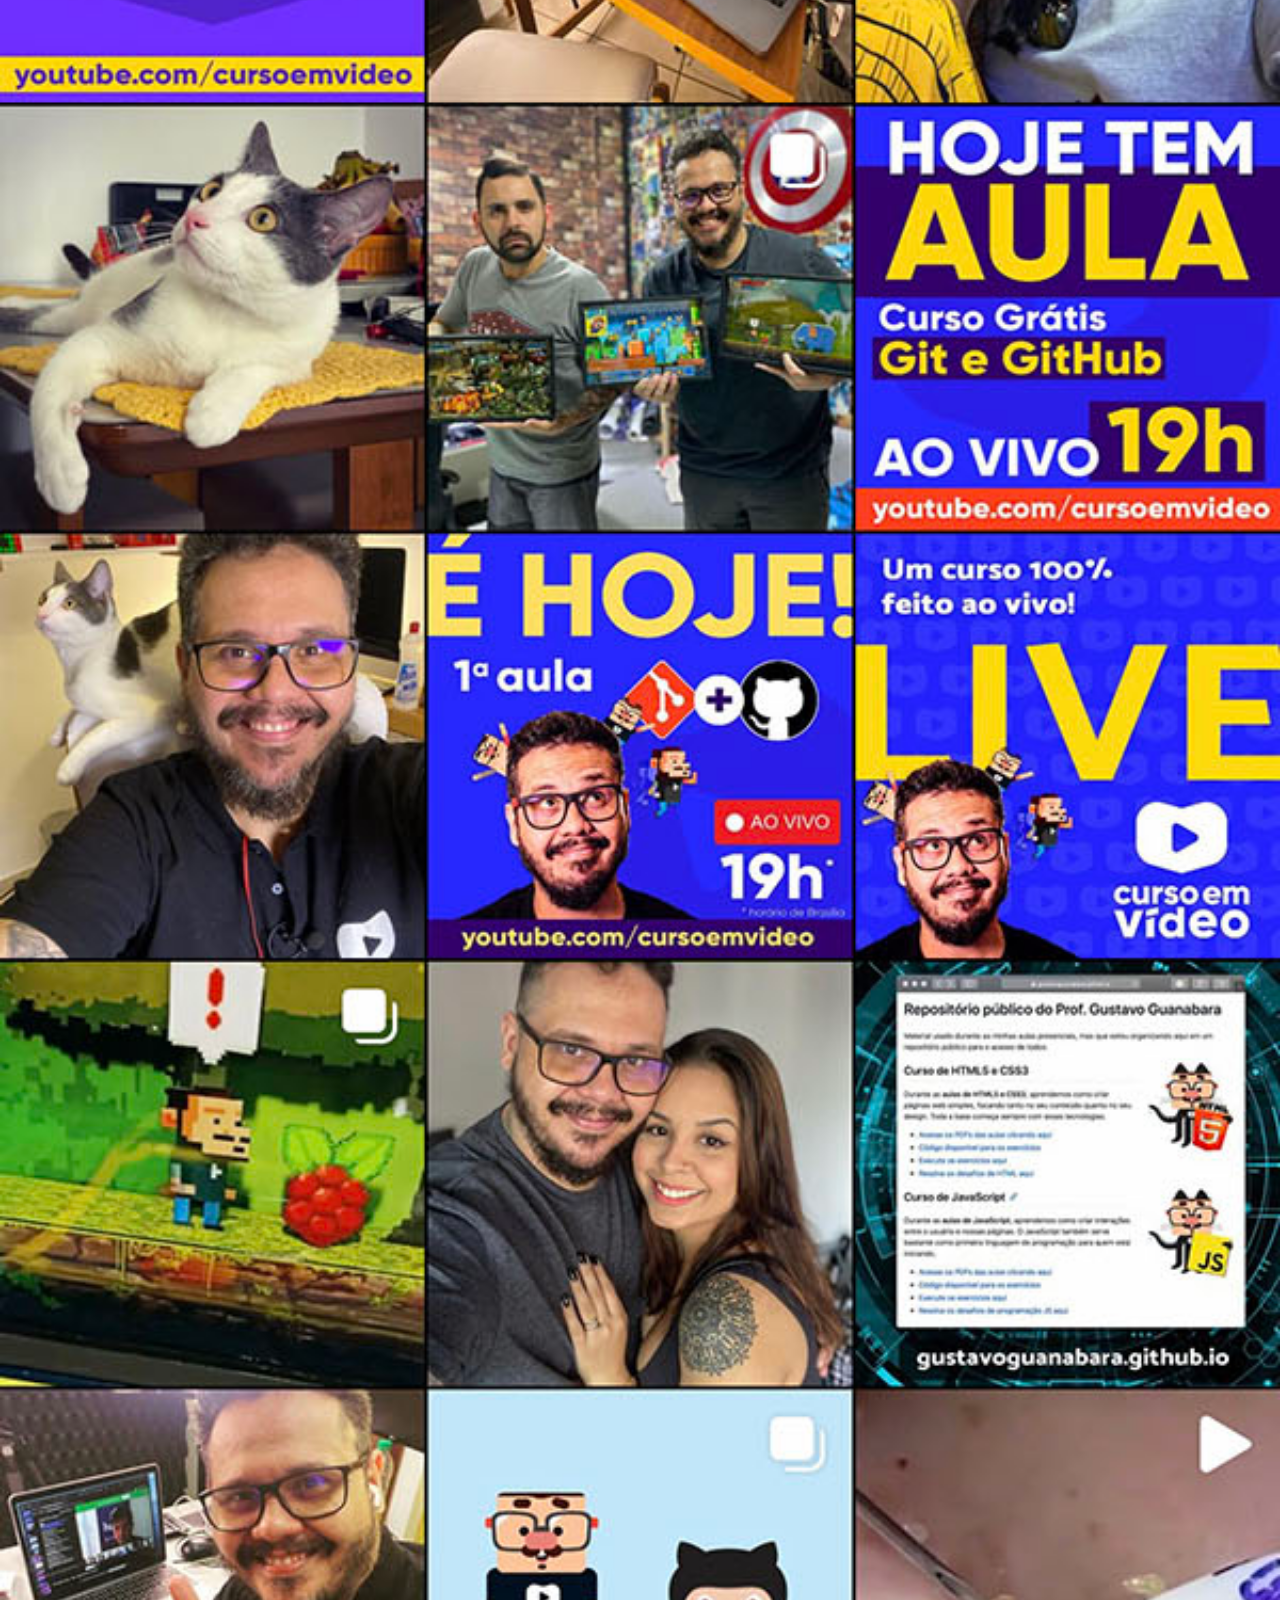
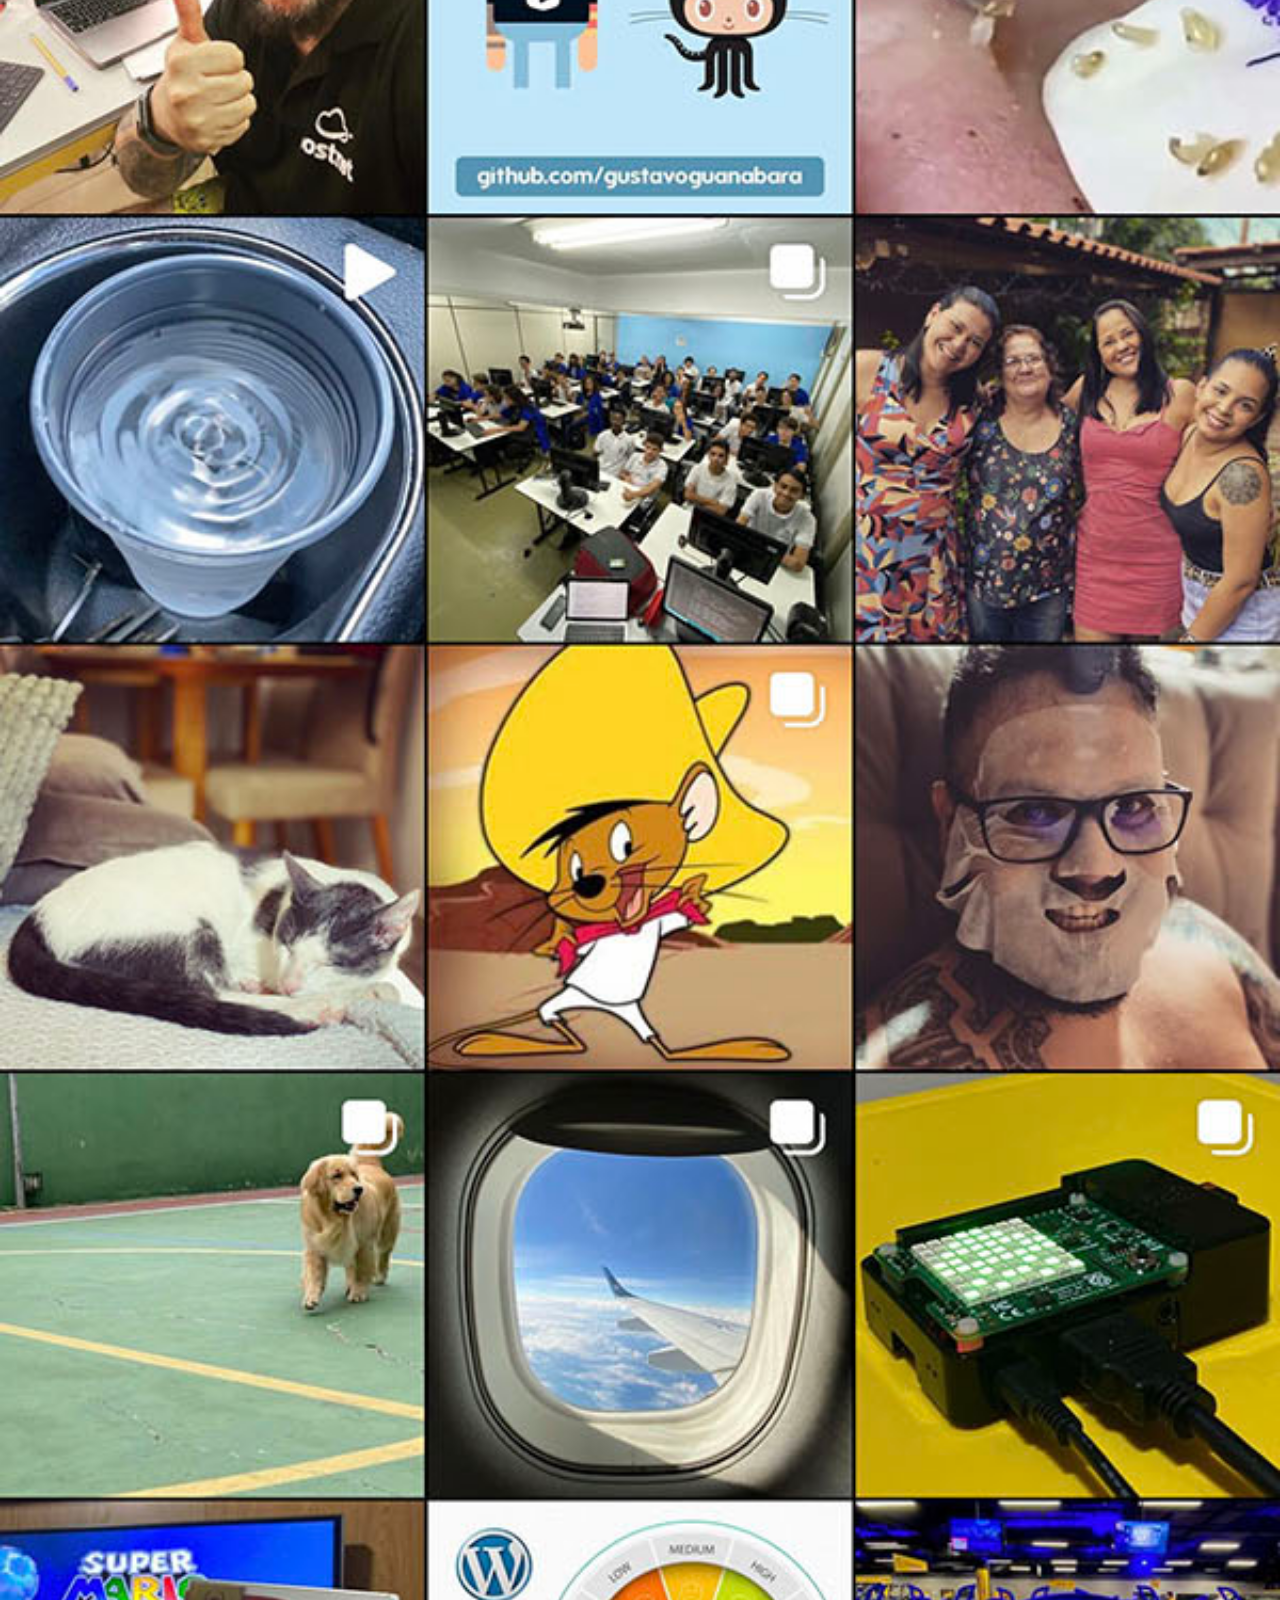
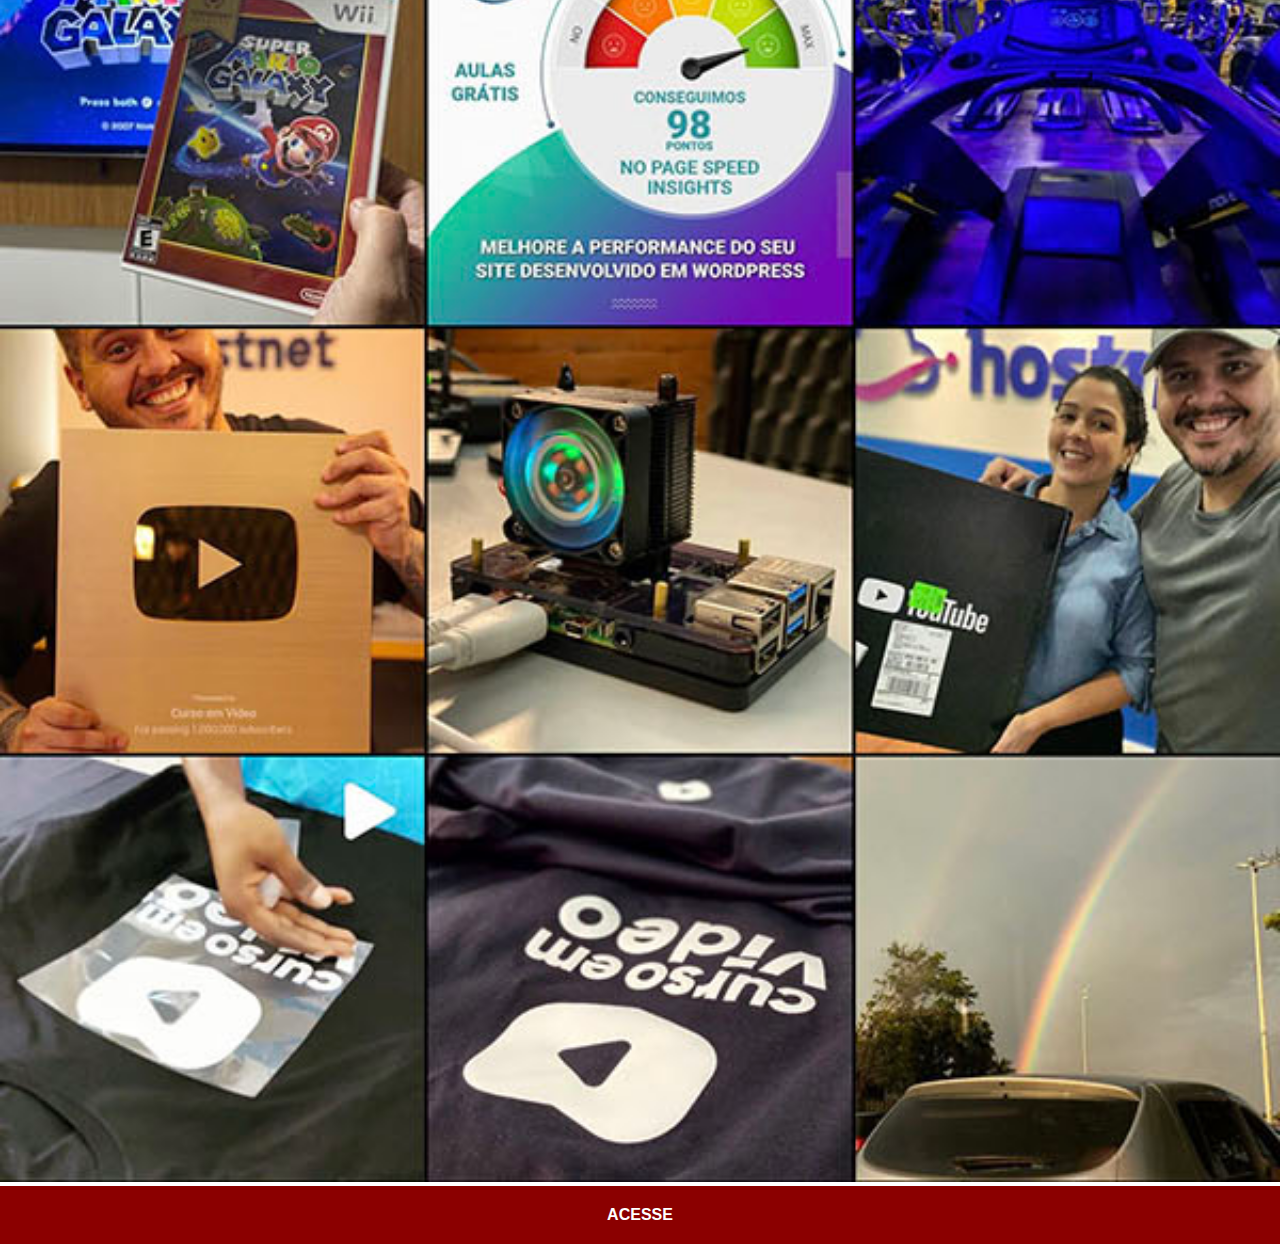
<file: instagram.html>
<!DOCTYPE html>
<html lang="pt-br">
<head>
    <meta charset="UTF-8">
    <meta name="viewport" content="width=device-width, initial-scale=1.0">
    <title>Instagram</title>
    <link rel="stylesheet" href="estilos/social.css">
</head>
<body>
    <img src="imagens/tela-instagram.jpg" alt="Instagram">
    <a href="https://www.instagram.com/gustavoguanabara/" target="_blank">ACESSE</a>
    
</body>
</html>
</file>
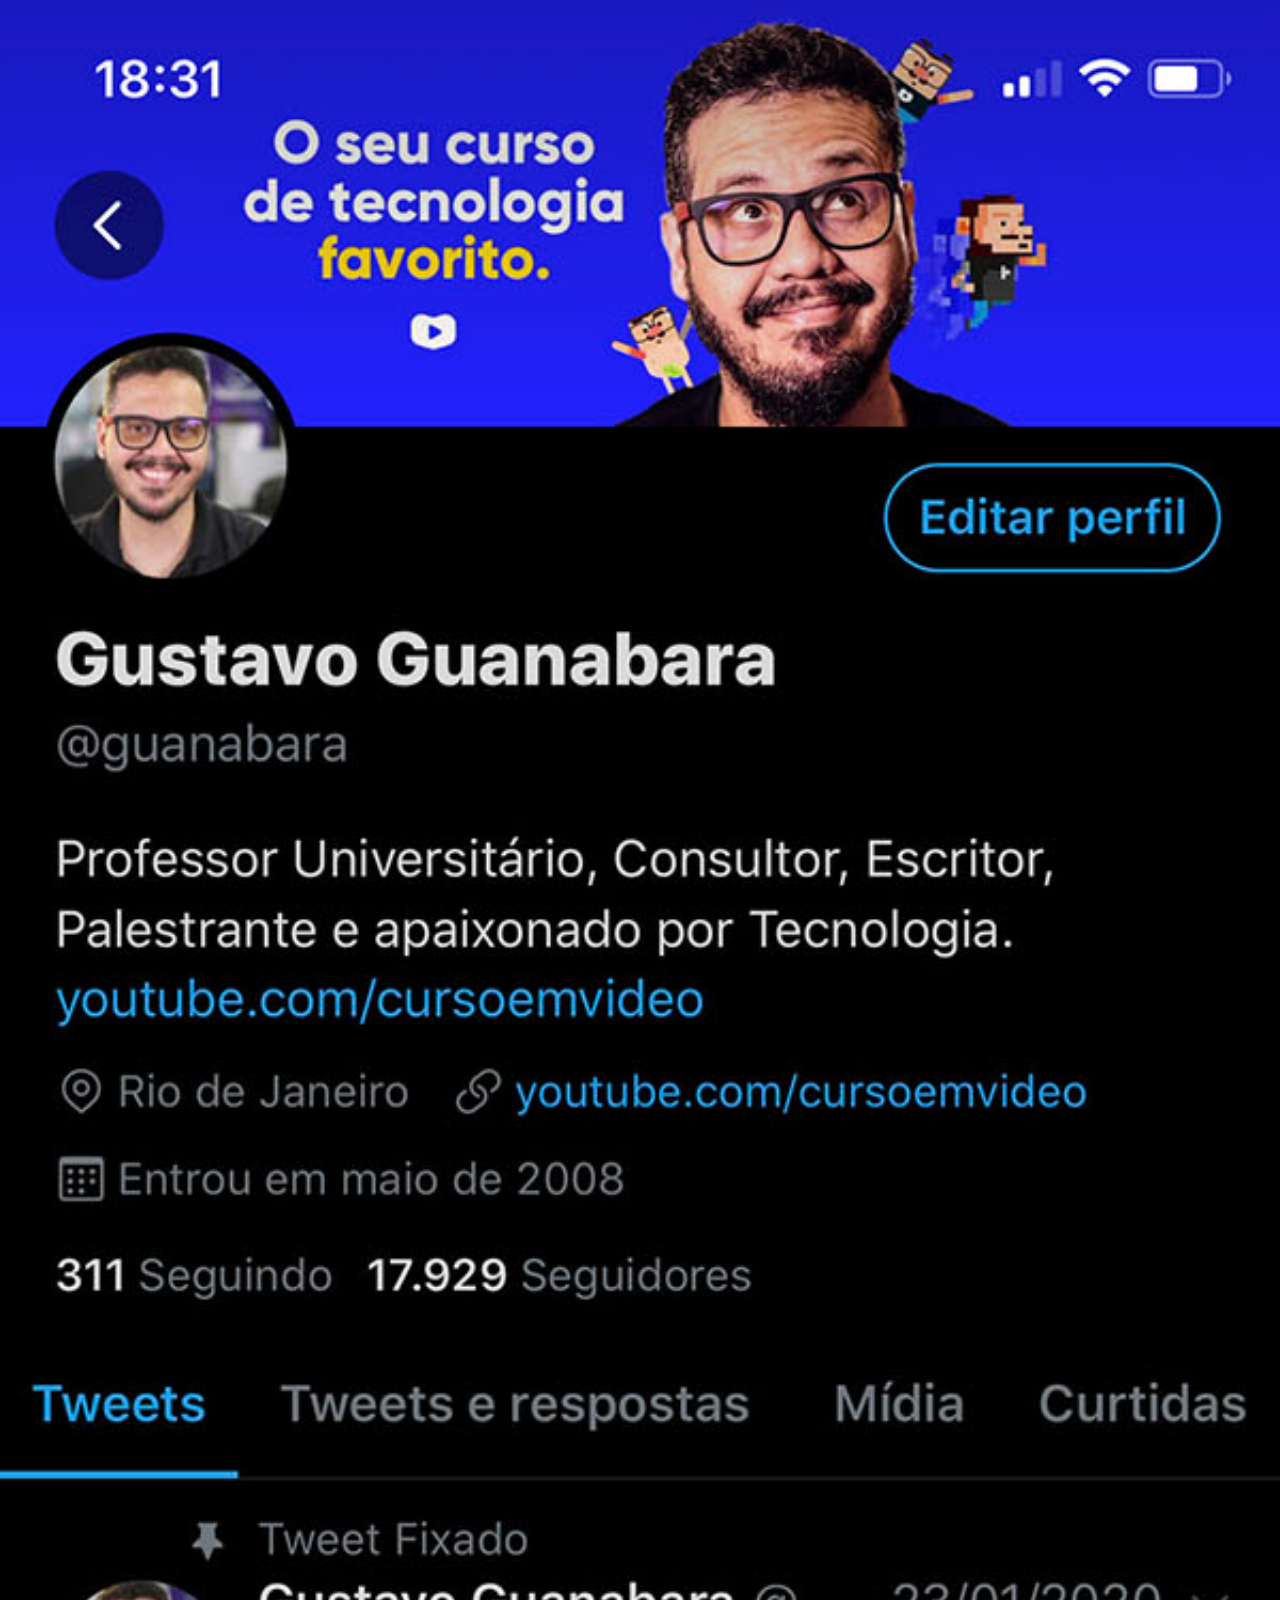
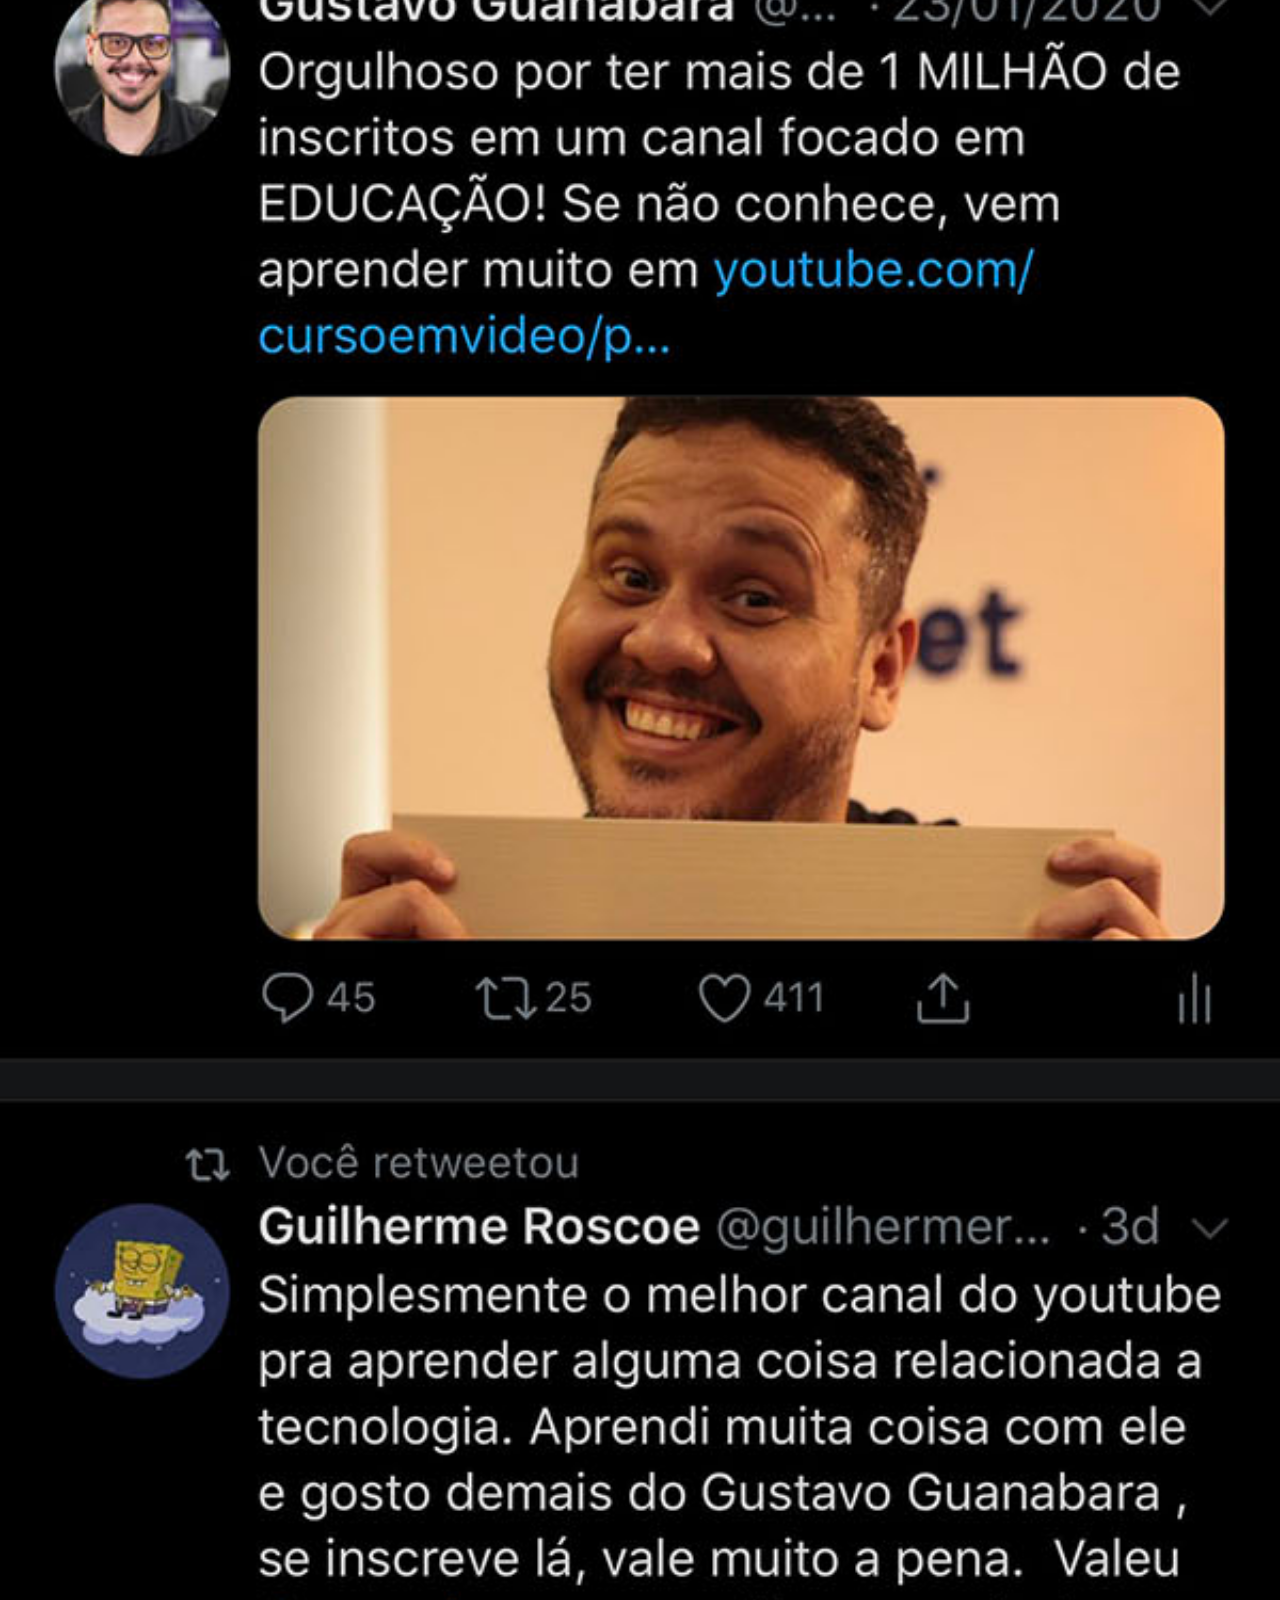
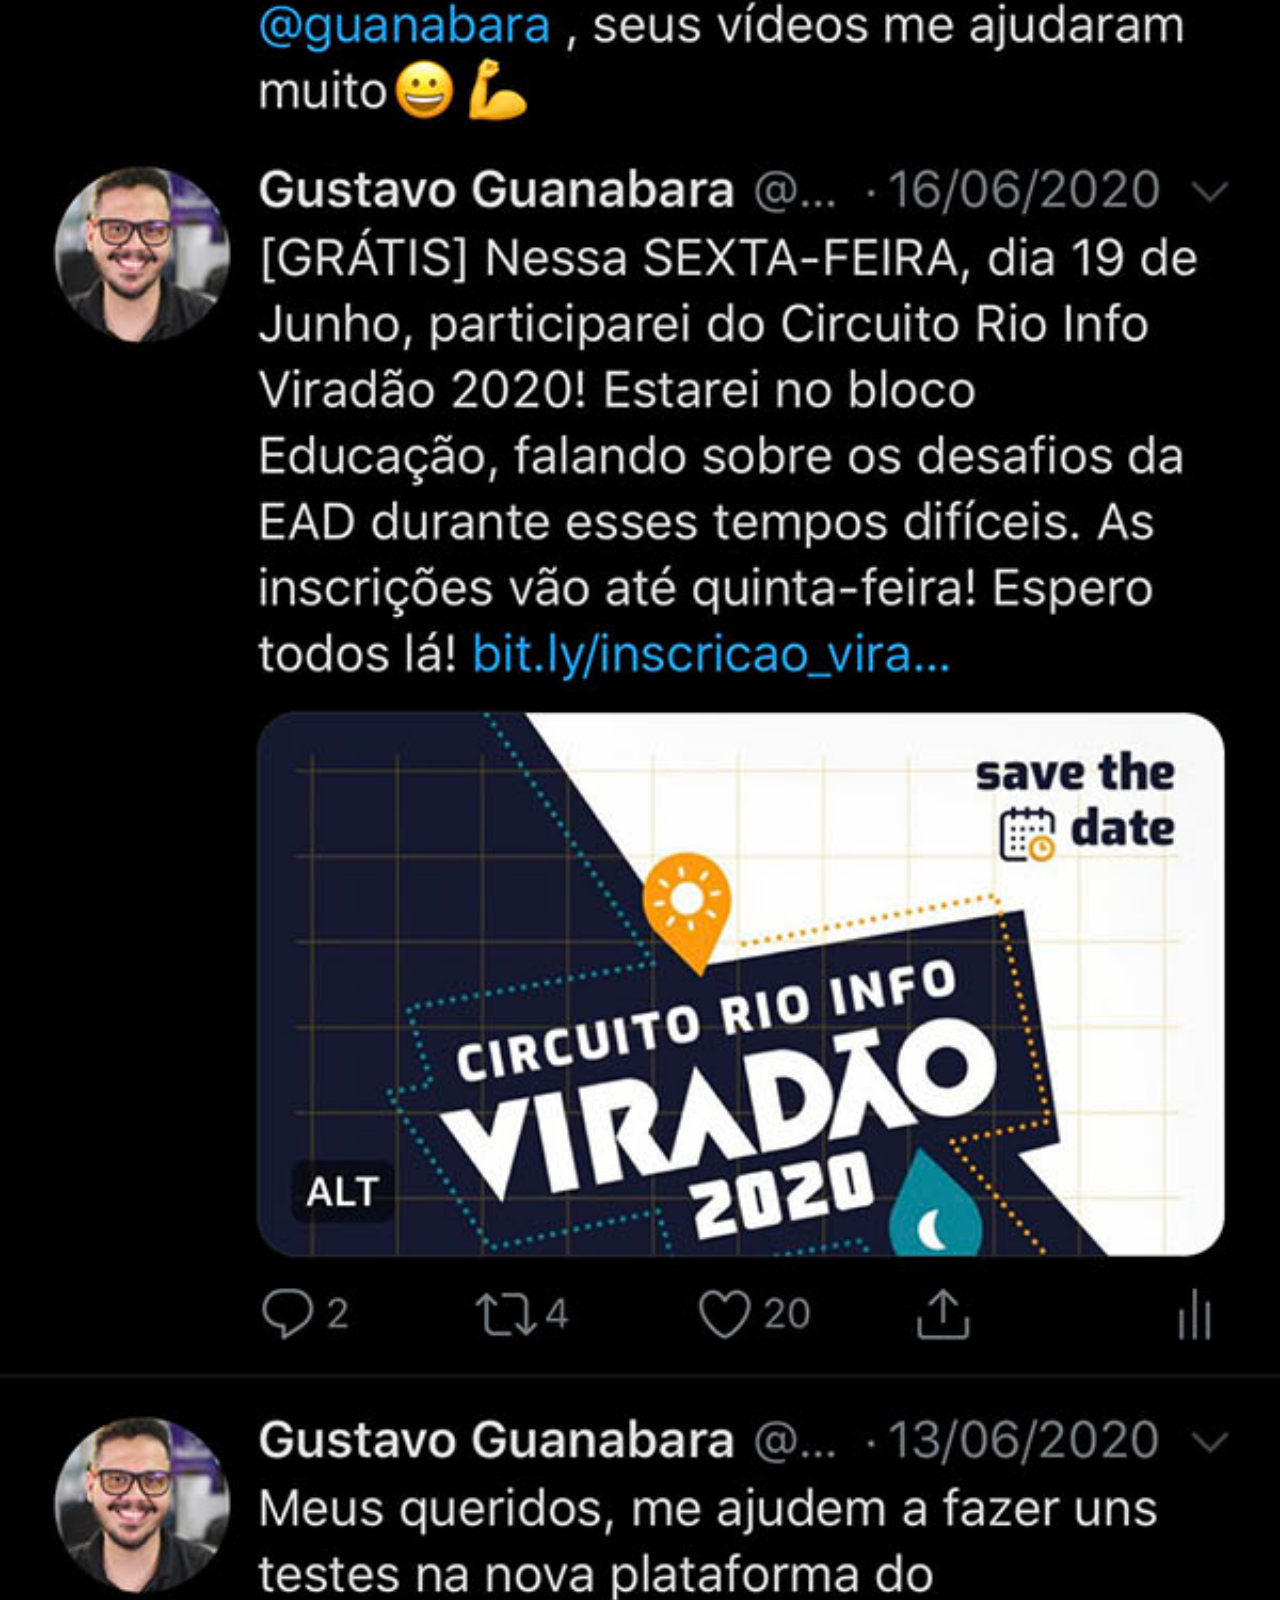
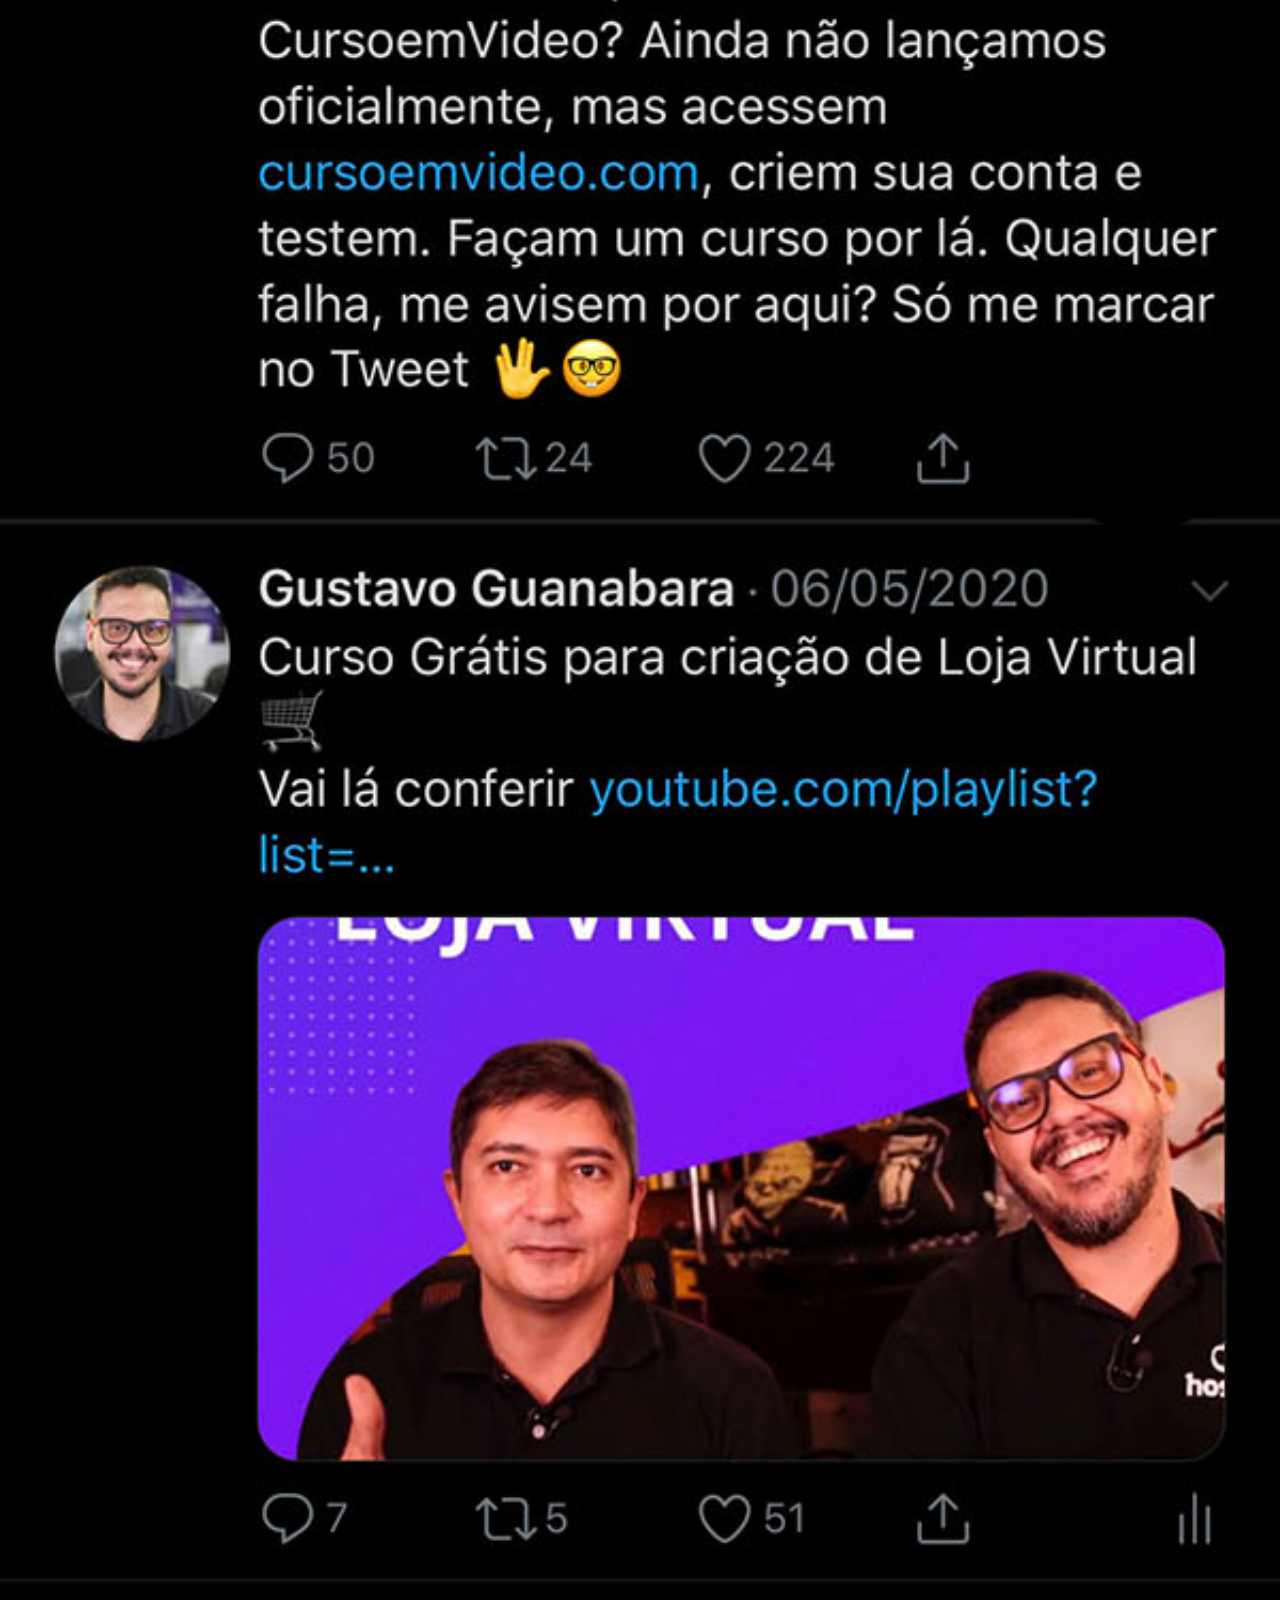
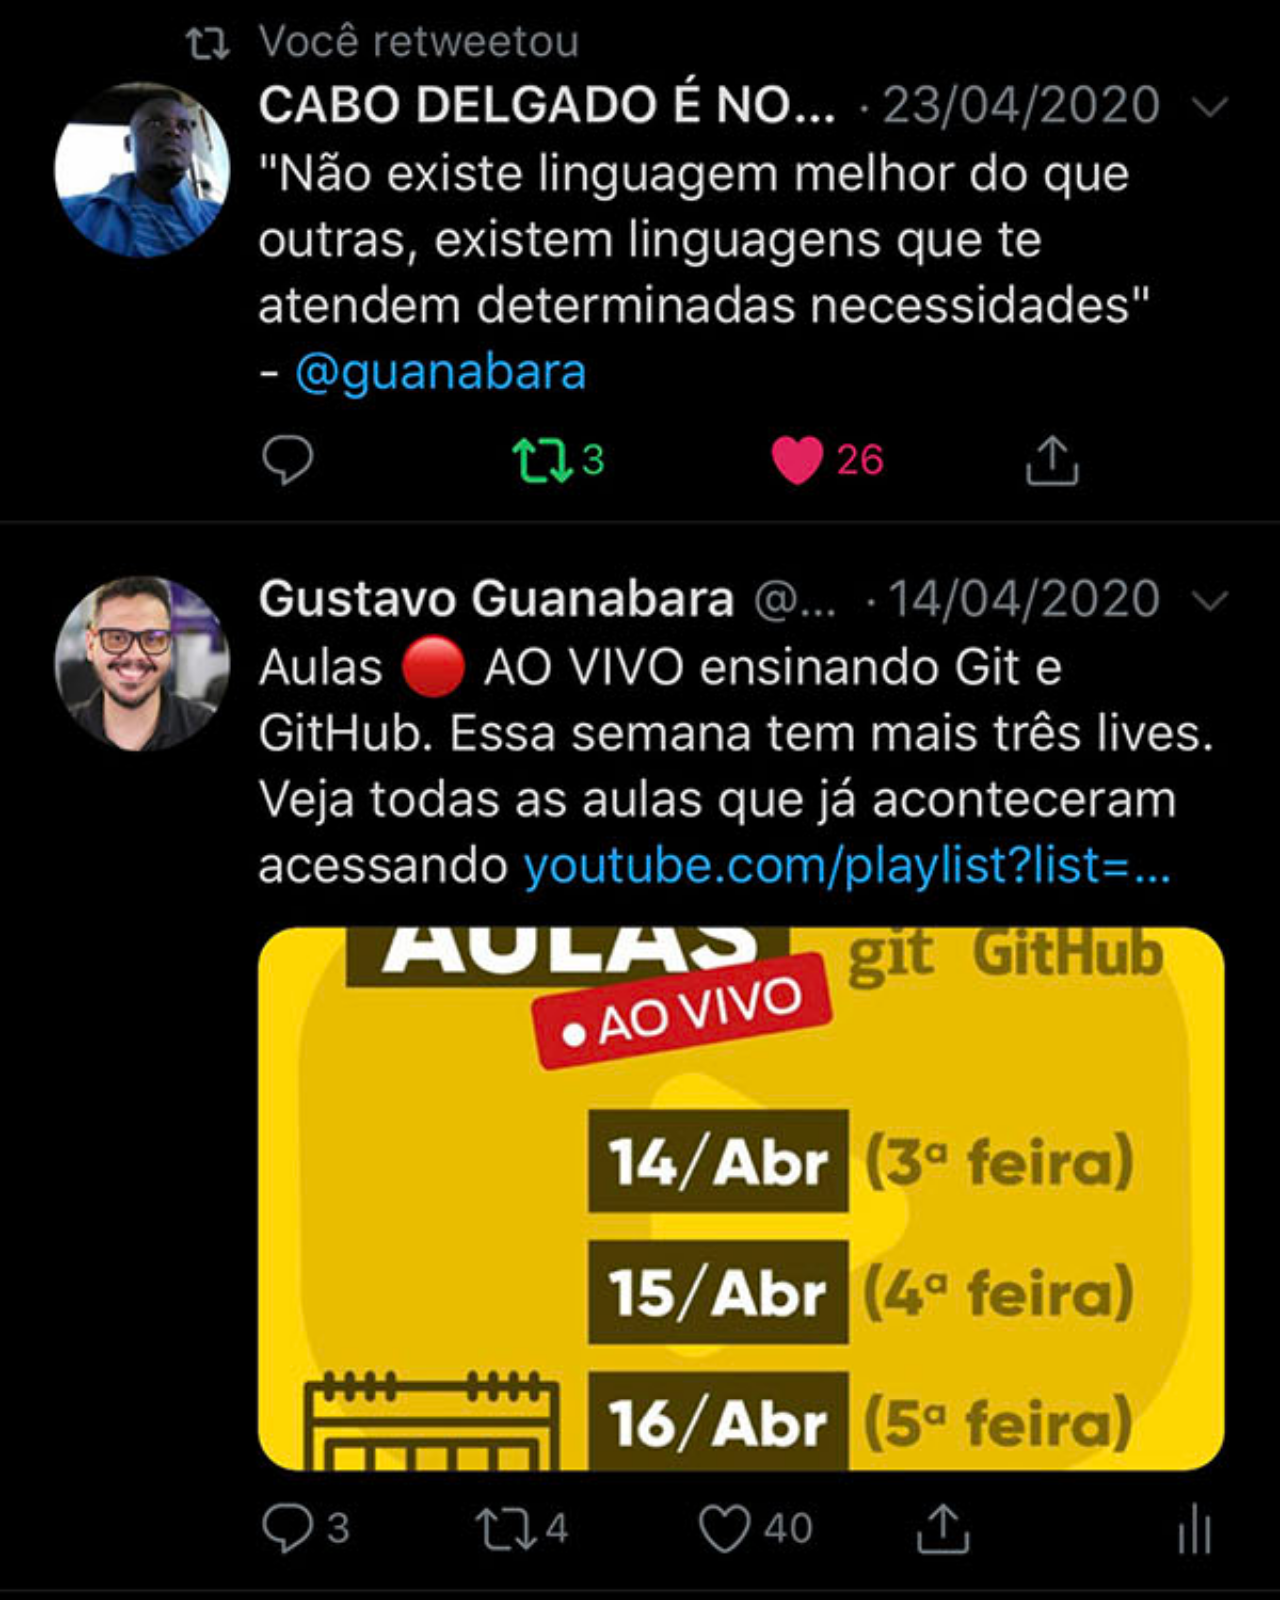
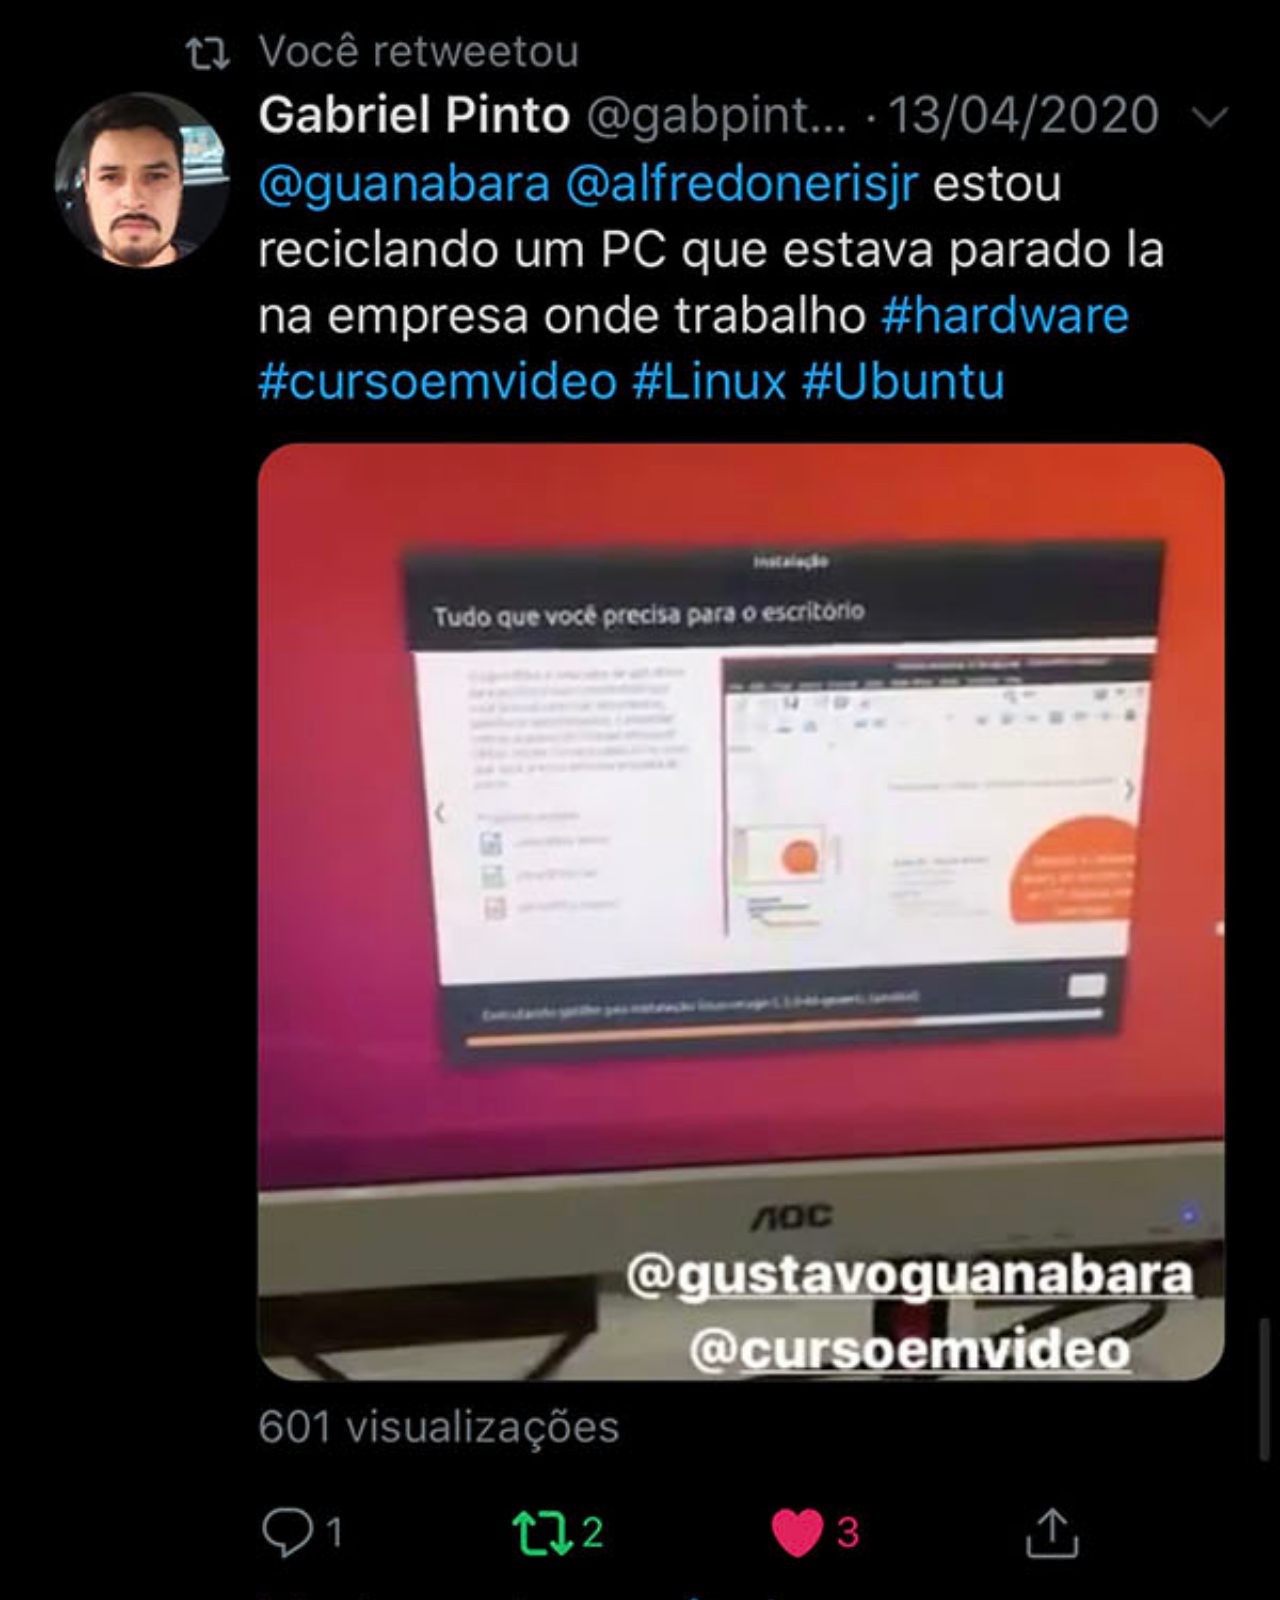
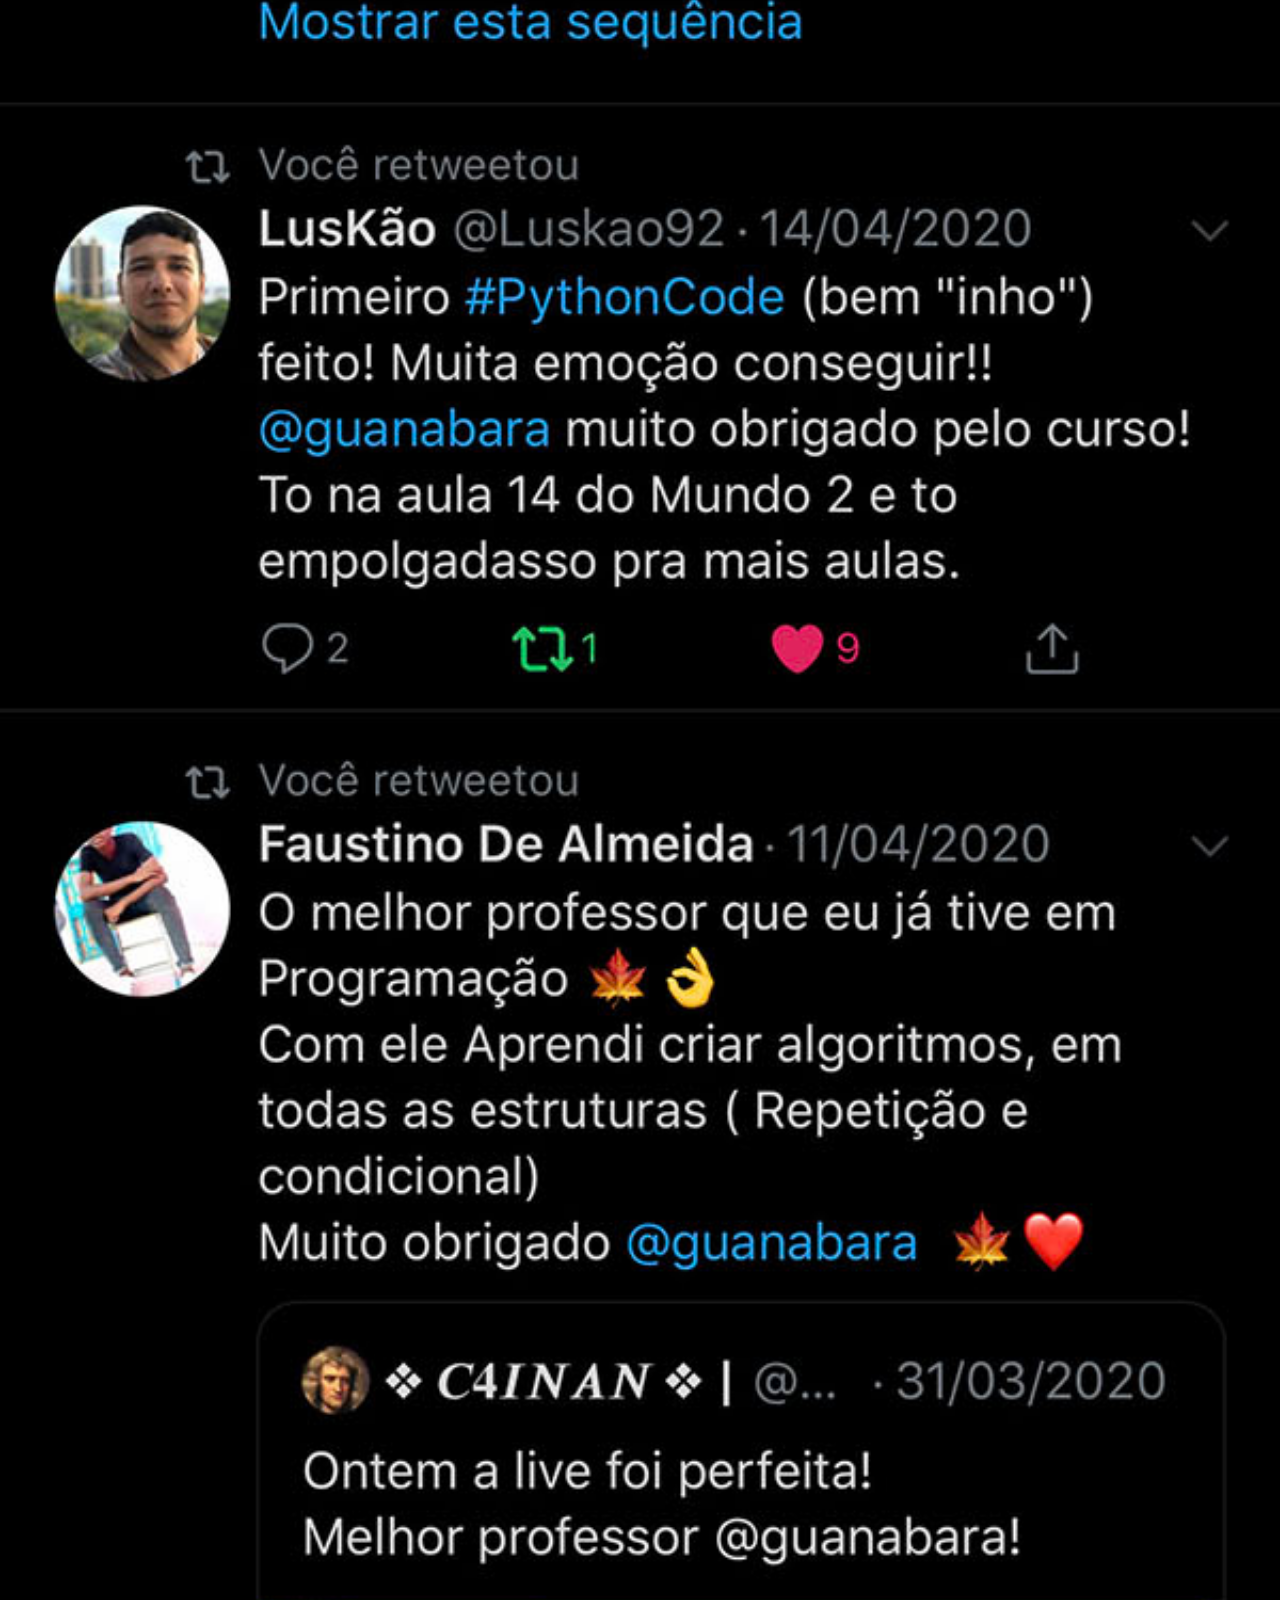
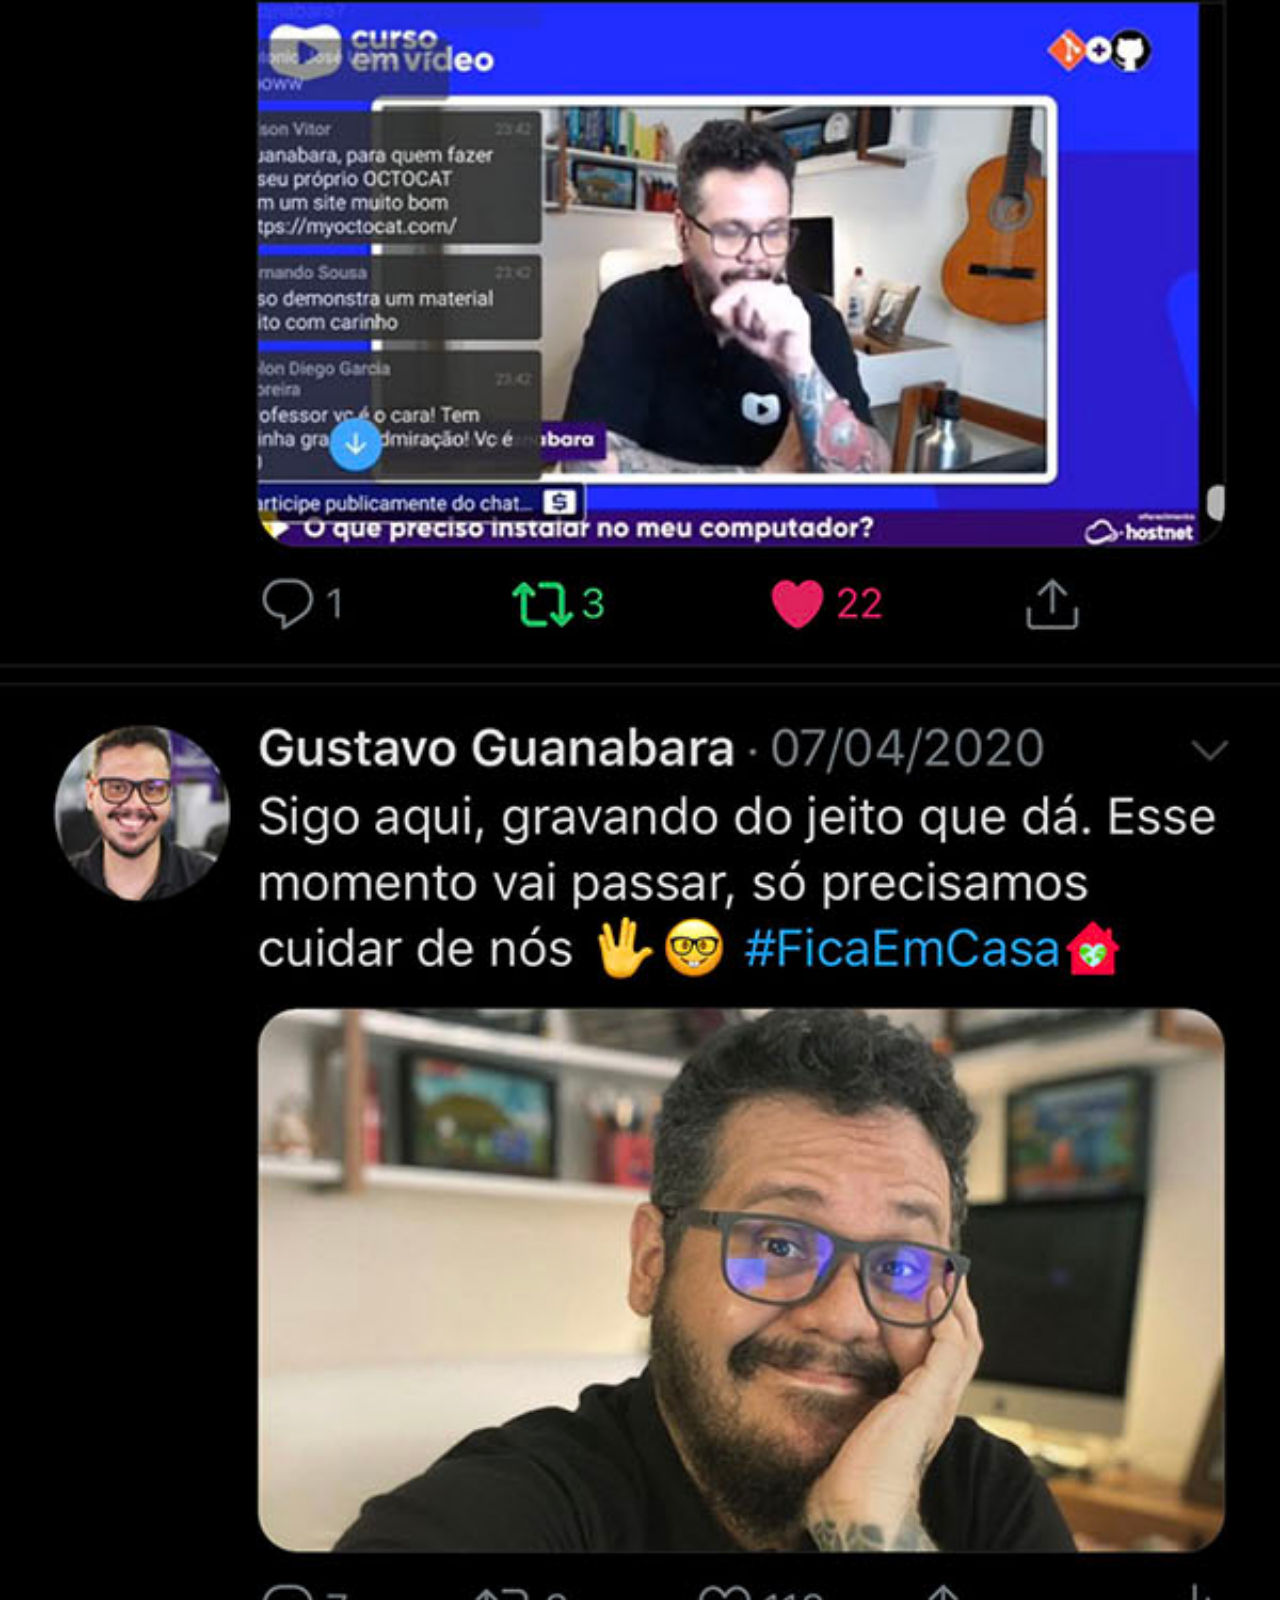
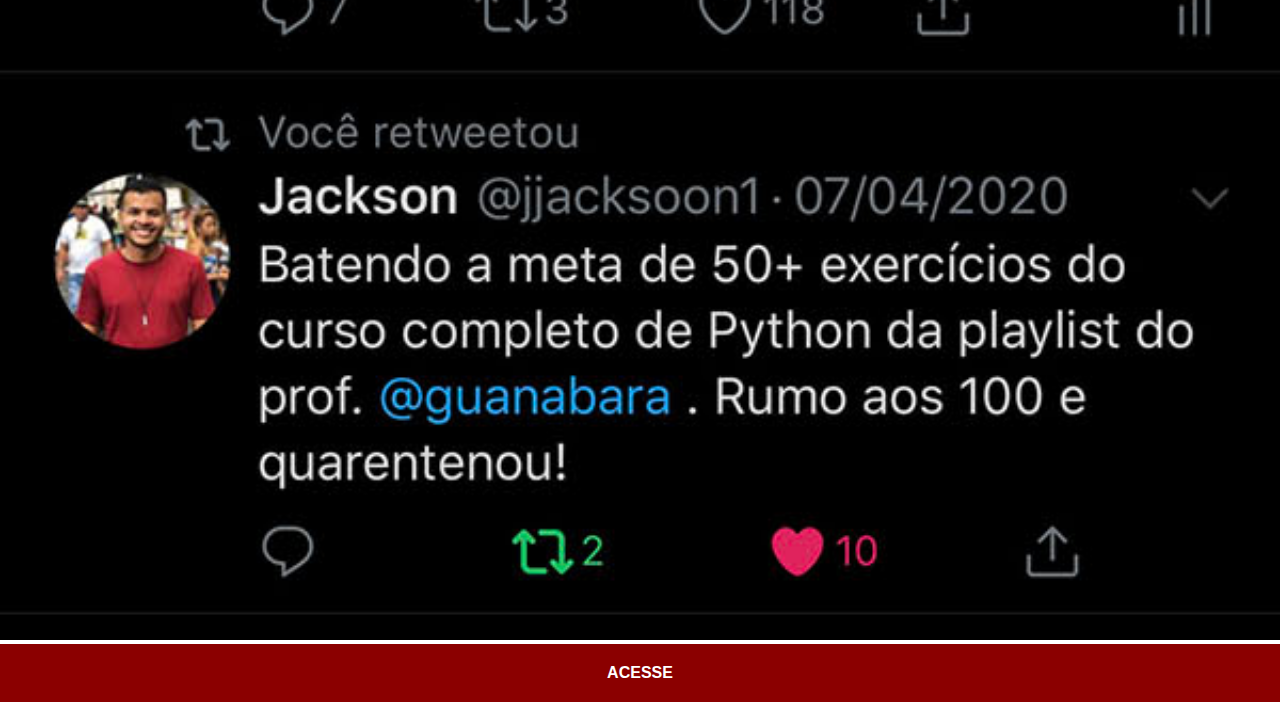
<file: twitter.html>
<!DOCTYPE html>
<html lang="pt-br">
<head>
    <meta charset="UTF-8">
    <meta name="viewport" content="width=device-width, initial-scale=1.0">
    <title>X</title>
    <link rel="stylesheet" href="estilos/social.css">
</head>
<body>
    <img src="imagens/tela-twitter.jpg" alt="Twitter">
    <a href="https://x.com/guanabara" target="_blank">ACESSE</a>
    
</body>
</html>
</file>
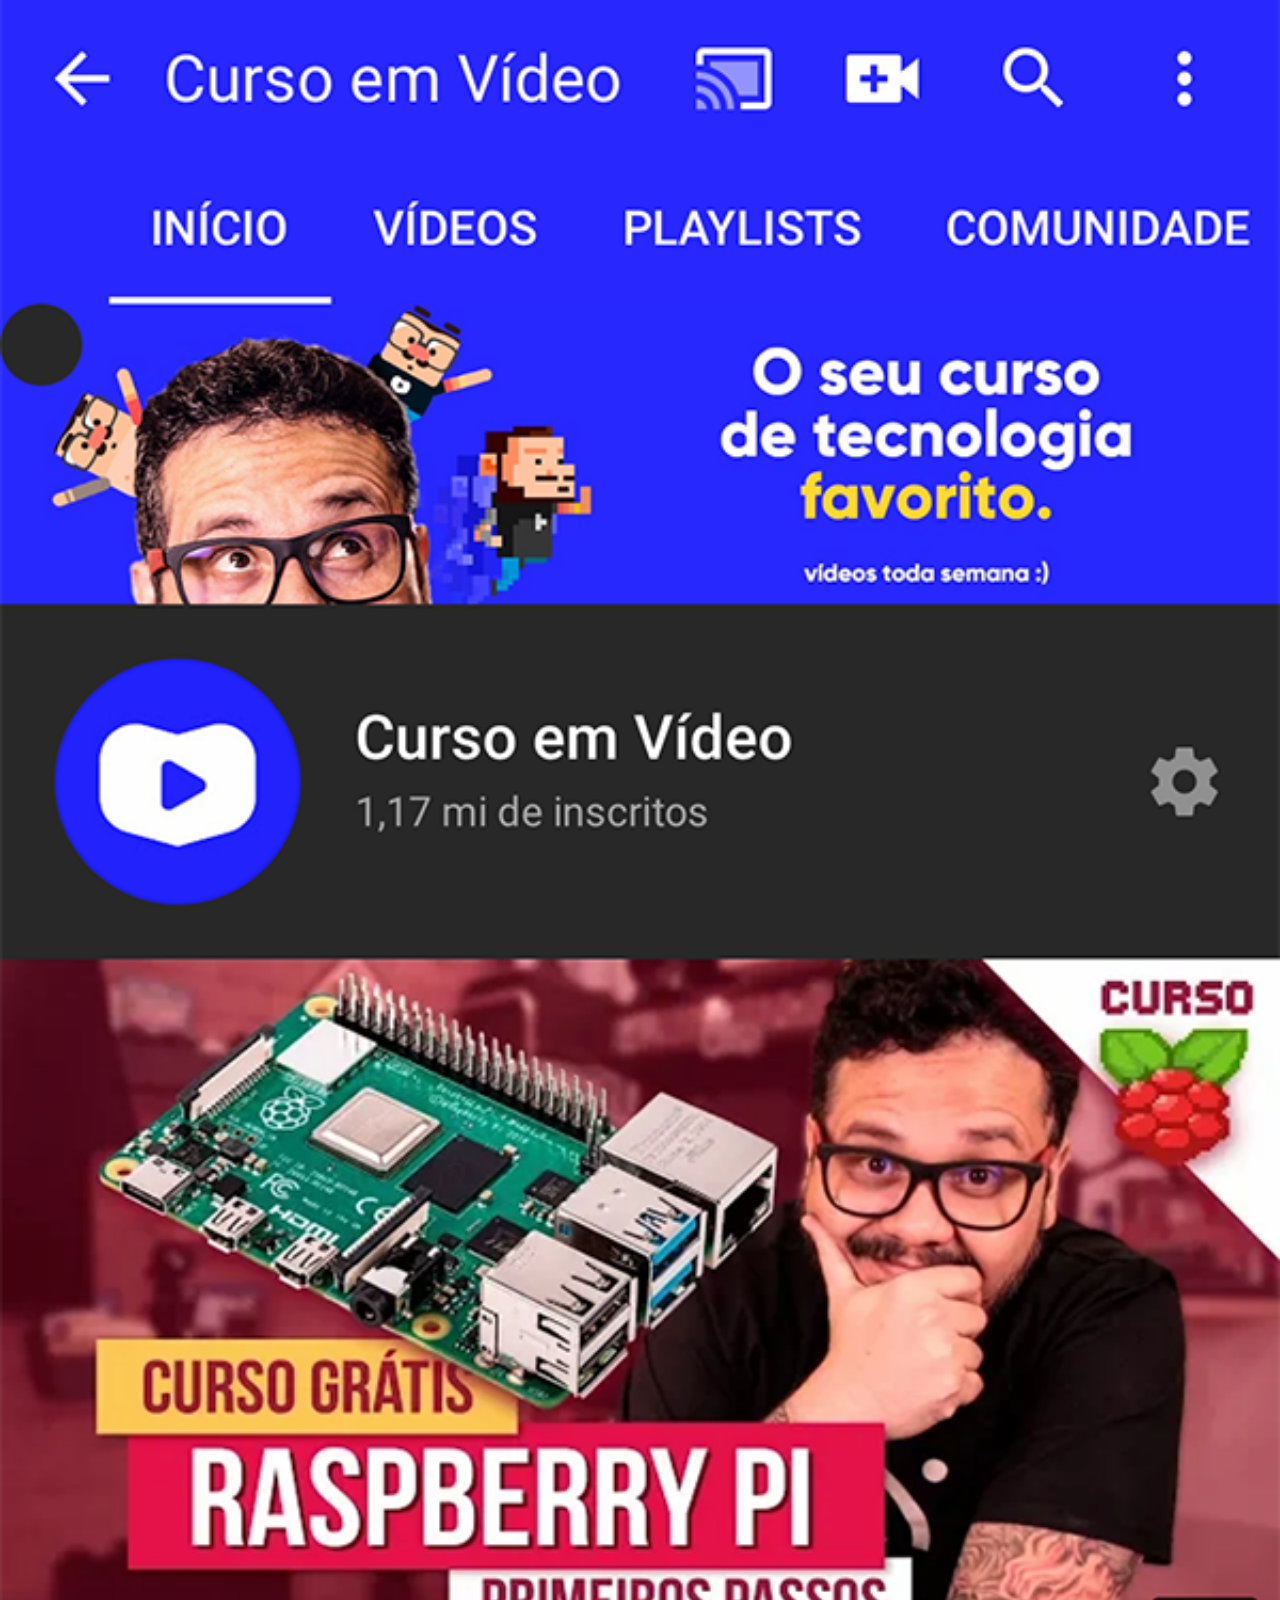
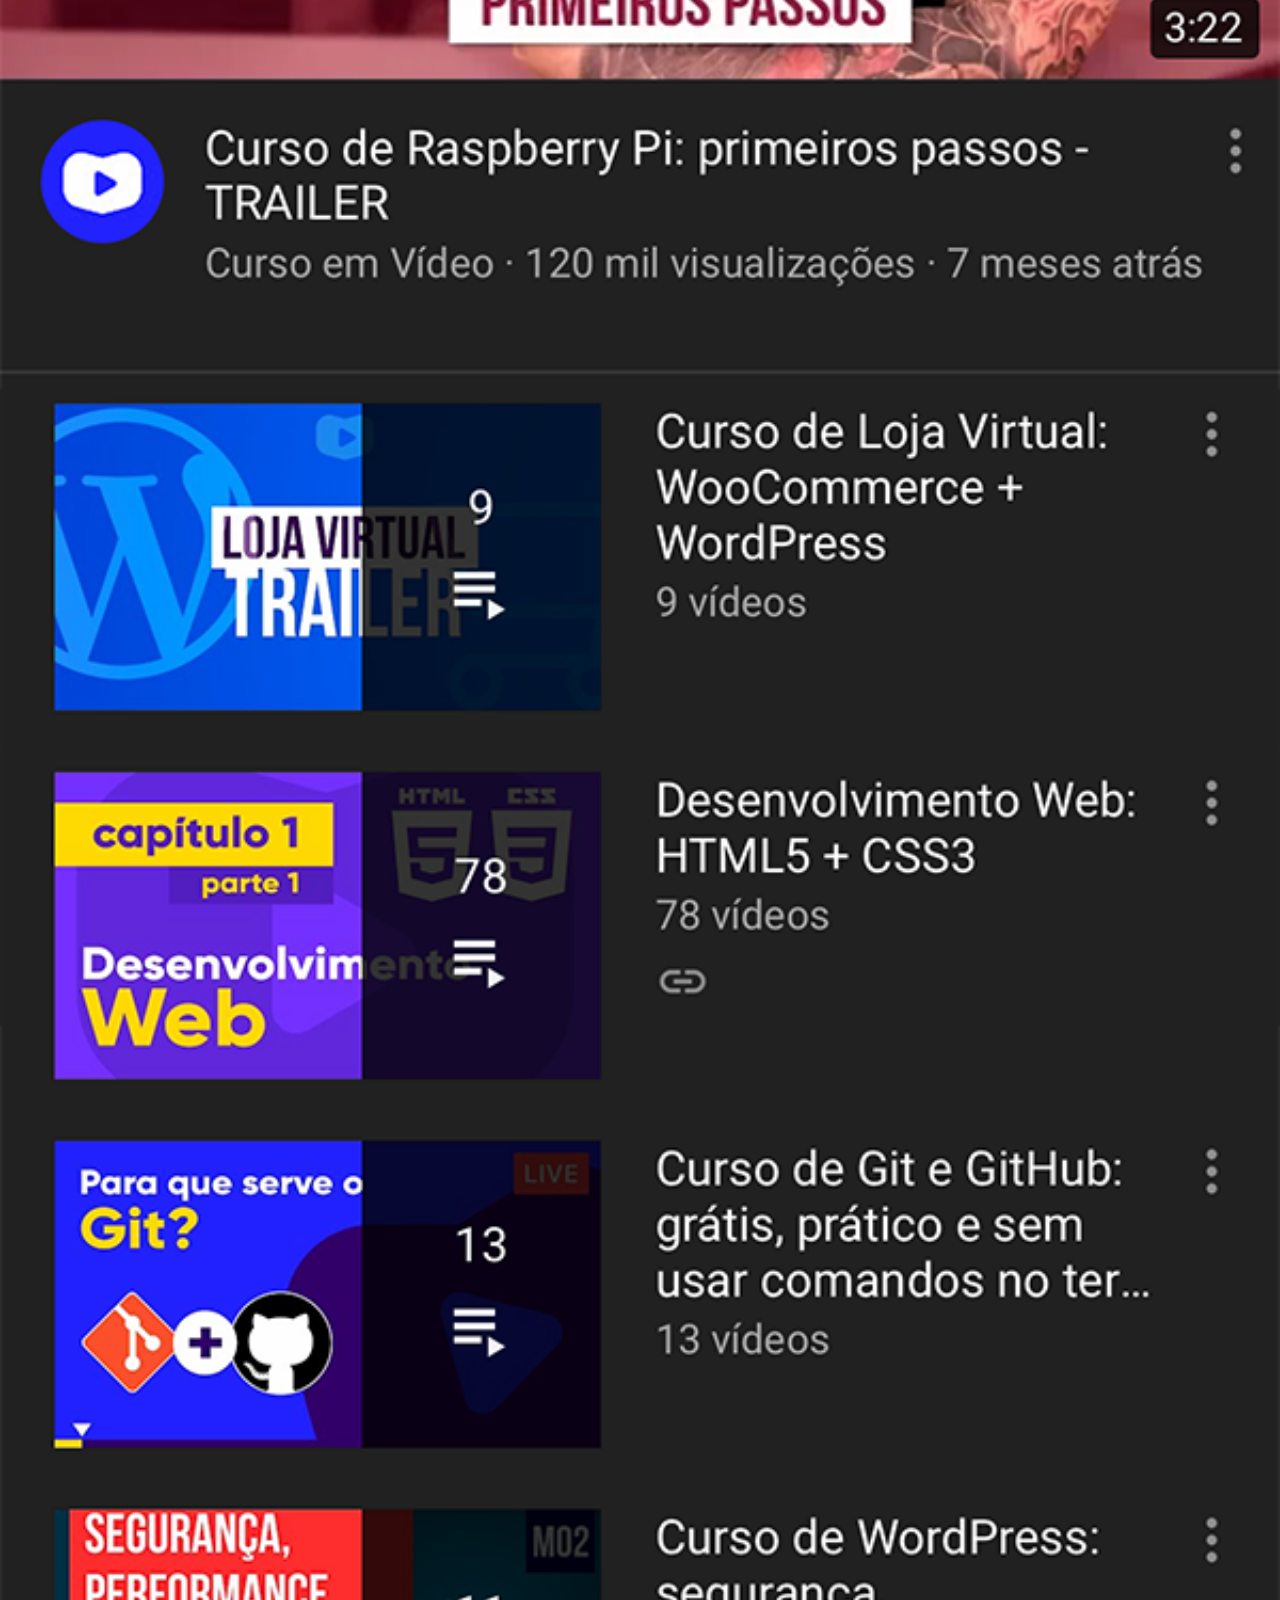
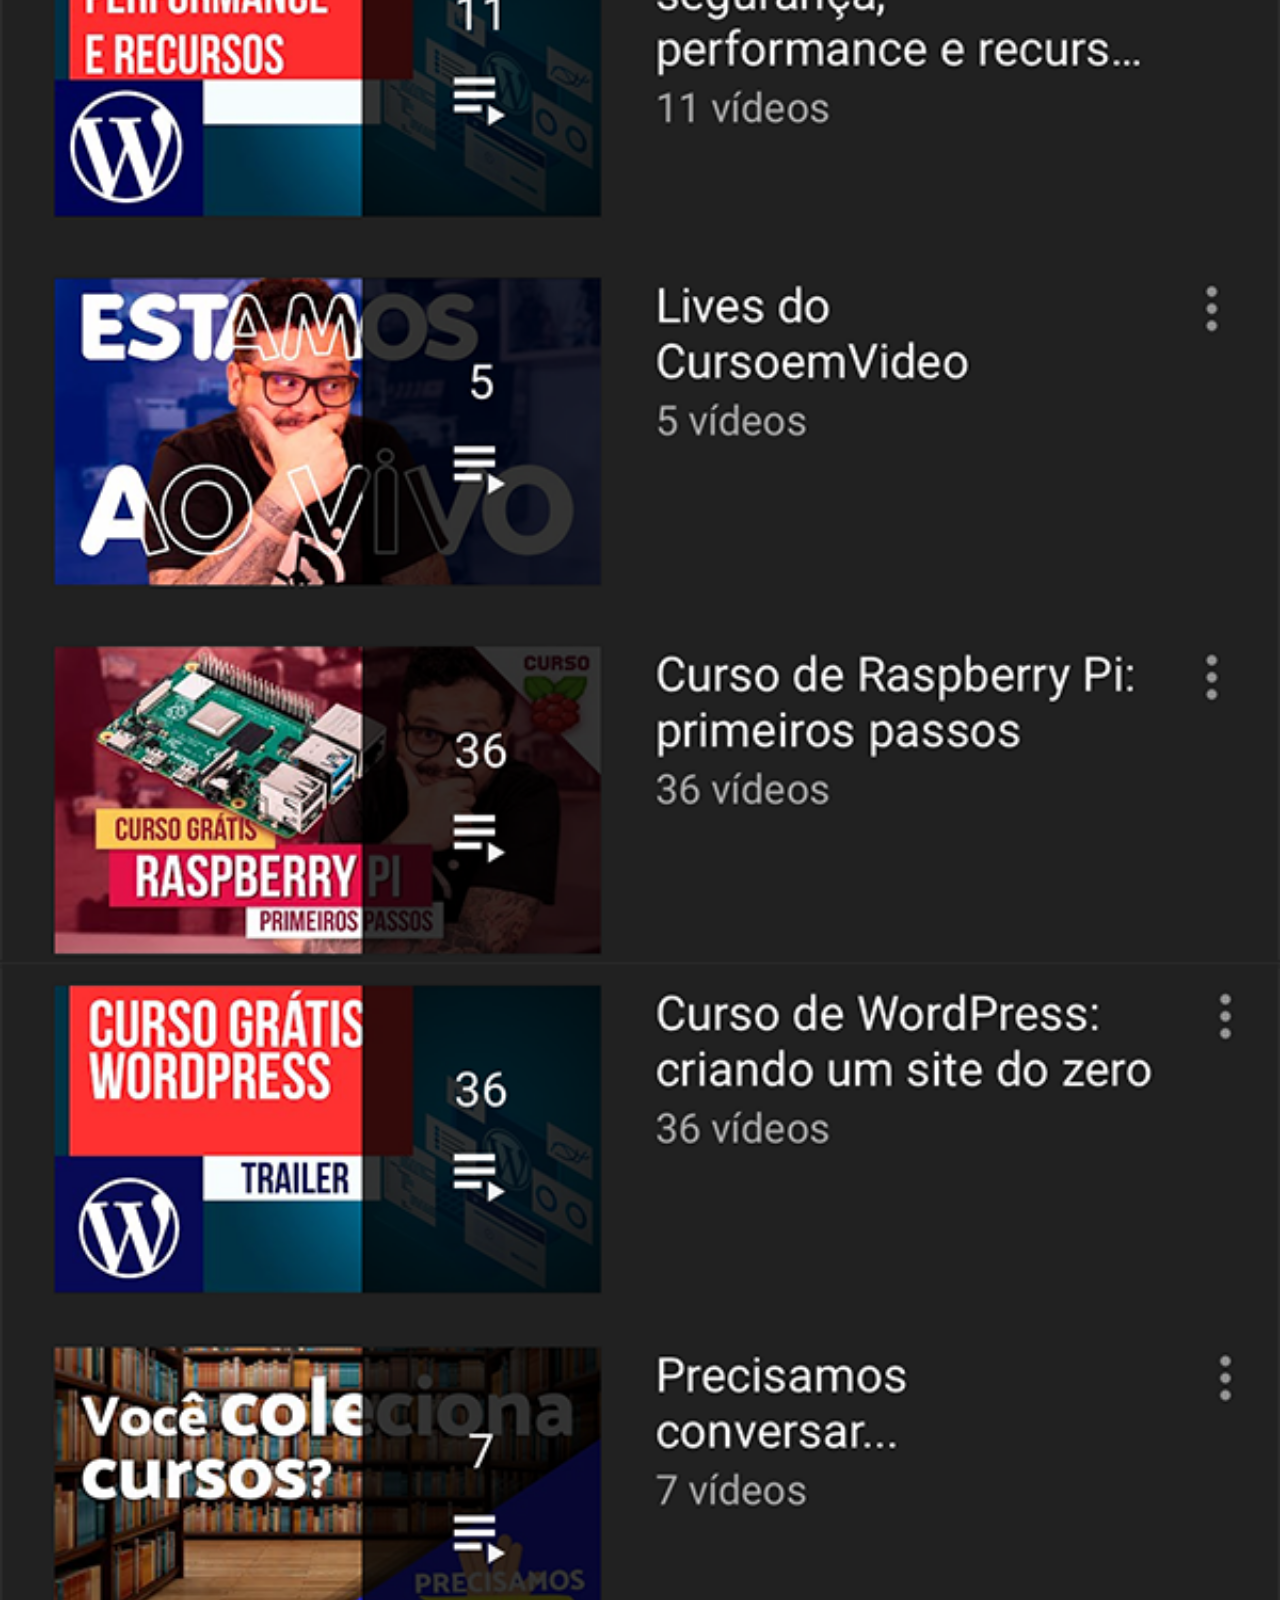
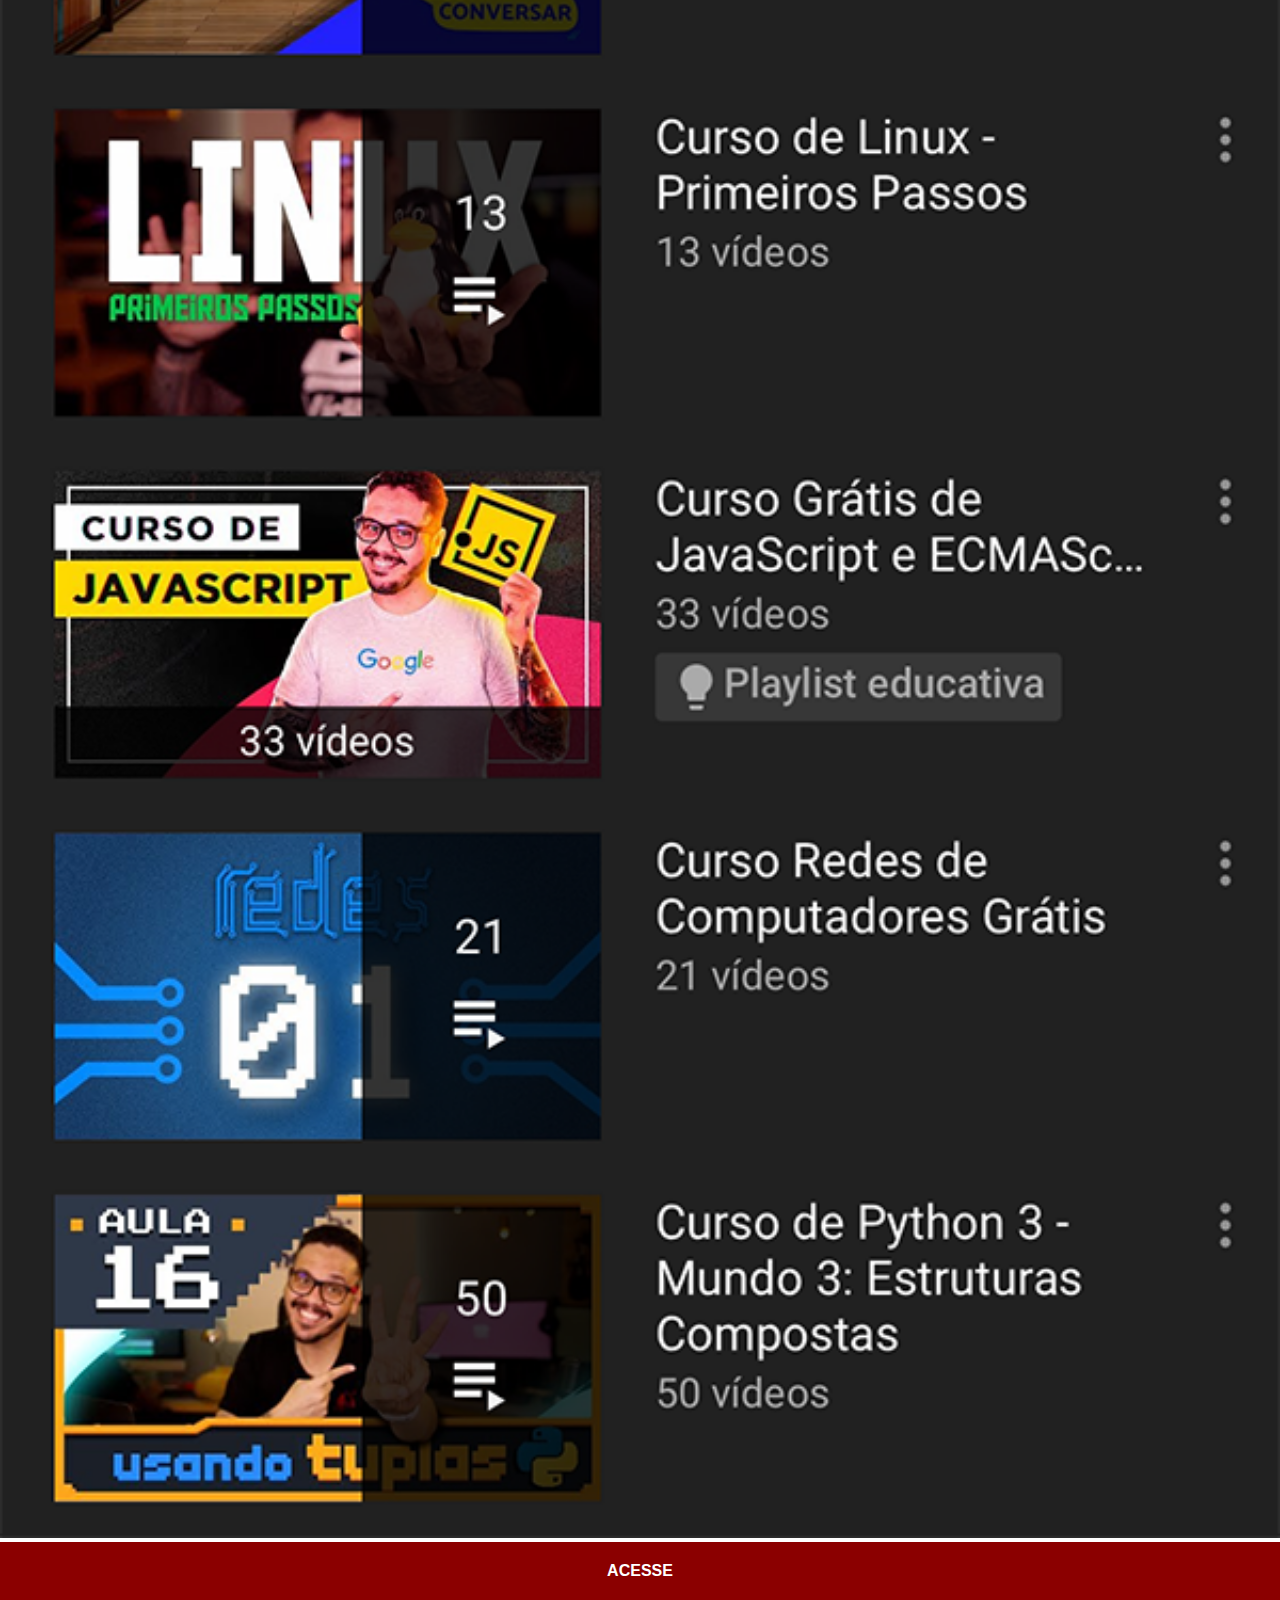
<file: youtube.html>
<!DOCTYPE html>
<html lang="pt-br">
<head>
    <meta charset="UTF-8">
    <meta name="viewport" content="width=device-width, initial-scale=1.0">
    <title>Youtube</title>
    <link rel="stylesheet" href="estilos/social.css">
</head>
<body>
    <img src="imagens/tela-youtube.png" alt="YouTube">
    <a href="https://www.youtube.com/c/CursoemV%C3%ADdeo/playlists" target="_blank">ACESSE</a>
</body>
</html>
</file>
<file: estilos/style.css>
@charset "UTF-8";

*{
    margin: 0px;
    padding: 0x;
    font-family: Arial, Helvetica, sans-serif;
}
html,body{
    height: 100vh;
    width: 100vw;
    background-color: black;
}
body{
    background: url(../imagens/fundo-madeira.jpg) no-repeat top center;
    background-size: cover;
    background-attachment: fixed;
}
main{
    height: 100vh;
    position: relative;
}
section#telefone{
    height: 627px;
    width: 311px;
    position: absolute;
    top:50%;
    left:50%;
    transform: translate(-50%, -50%);
    background: url(../imagens/frame-iphone.png) no-repeat;

}
iframe#tela{
    position: relative;
    top:80px;
    left:22px;
    width: 267px;
    height: 471px;
}
section#redes-sociais{
    text-align: right;
}
section#redes-sociais>a>img{
    width: 50px;
    height: 50px;
    margin: 10px;
    border-radius: 50%;
    box-shadow: 2px 2px 5px rgba(0, 0, 0, 0.411);
    box-sizing: border-box;
}
section#redes-sociais>a>img:hover{
    border: 2px solid rgba(255, 255, 255, 0.61);
    transform: translate(-3,-3px);
    box-shadow: 5px 5px 10px rgba(0, 0, 0, 0.61);
    transition: 0.5s, border 1s;
}
</file>
<file: estilos/social.css>
@charset "UTF-8";

*{
    margin: 0px;
    padding: 0px;
    font-family: Arial, Helvetica, sans-serif;
}
::-webkit-scrollbar{
    width: 0px;
    height: 0px;
}
img{
    width: 100vw;
}
a{
    display: block;
    background-color: darkred;
    padding: 20px;
    text-align: center;
    font-weight: bolder;
    text-decoration: none;
    color: white;
}
a:hover{
    background-color: red;
}
</file>
